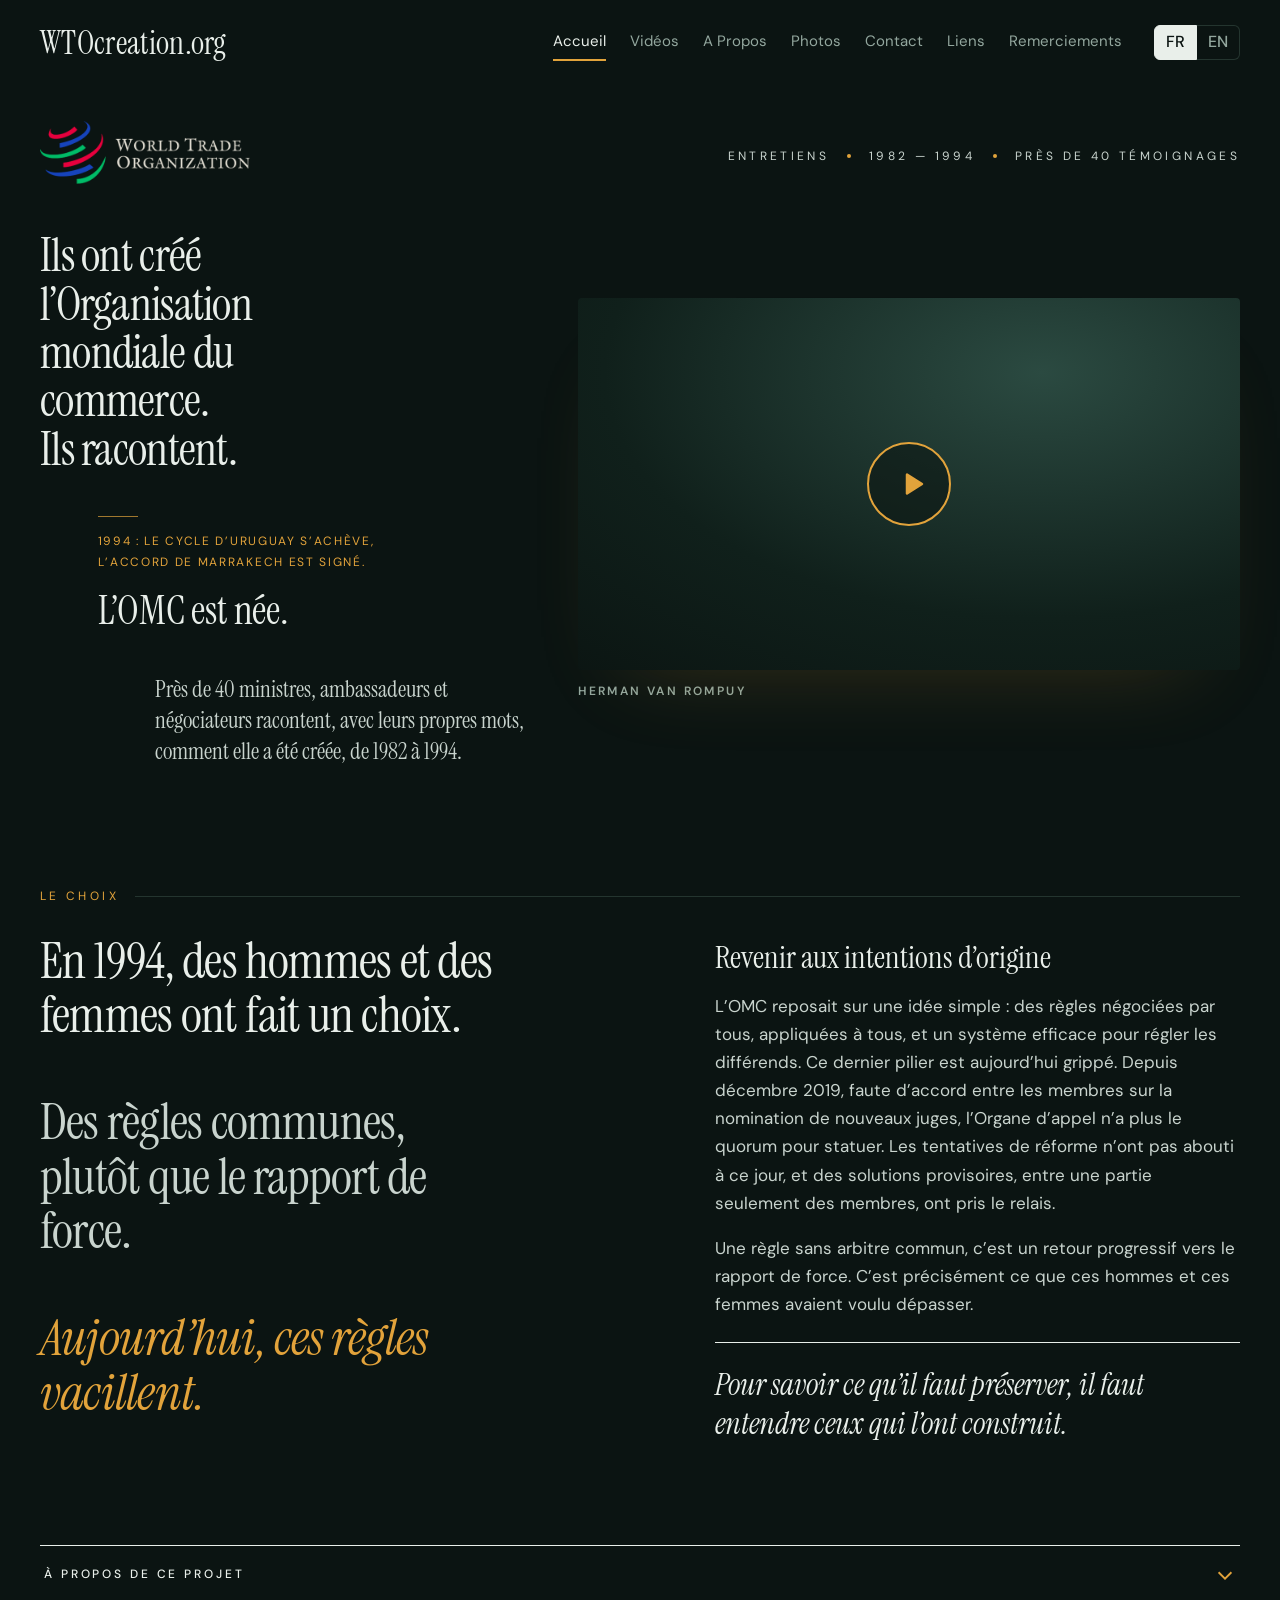
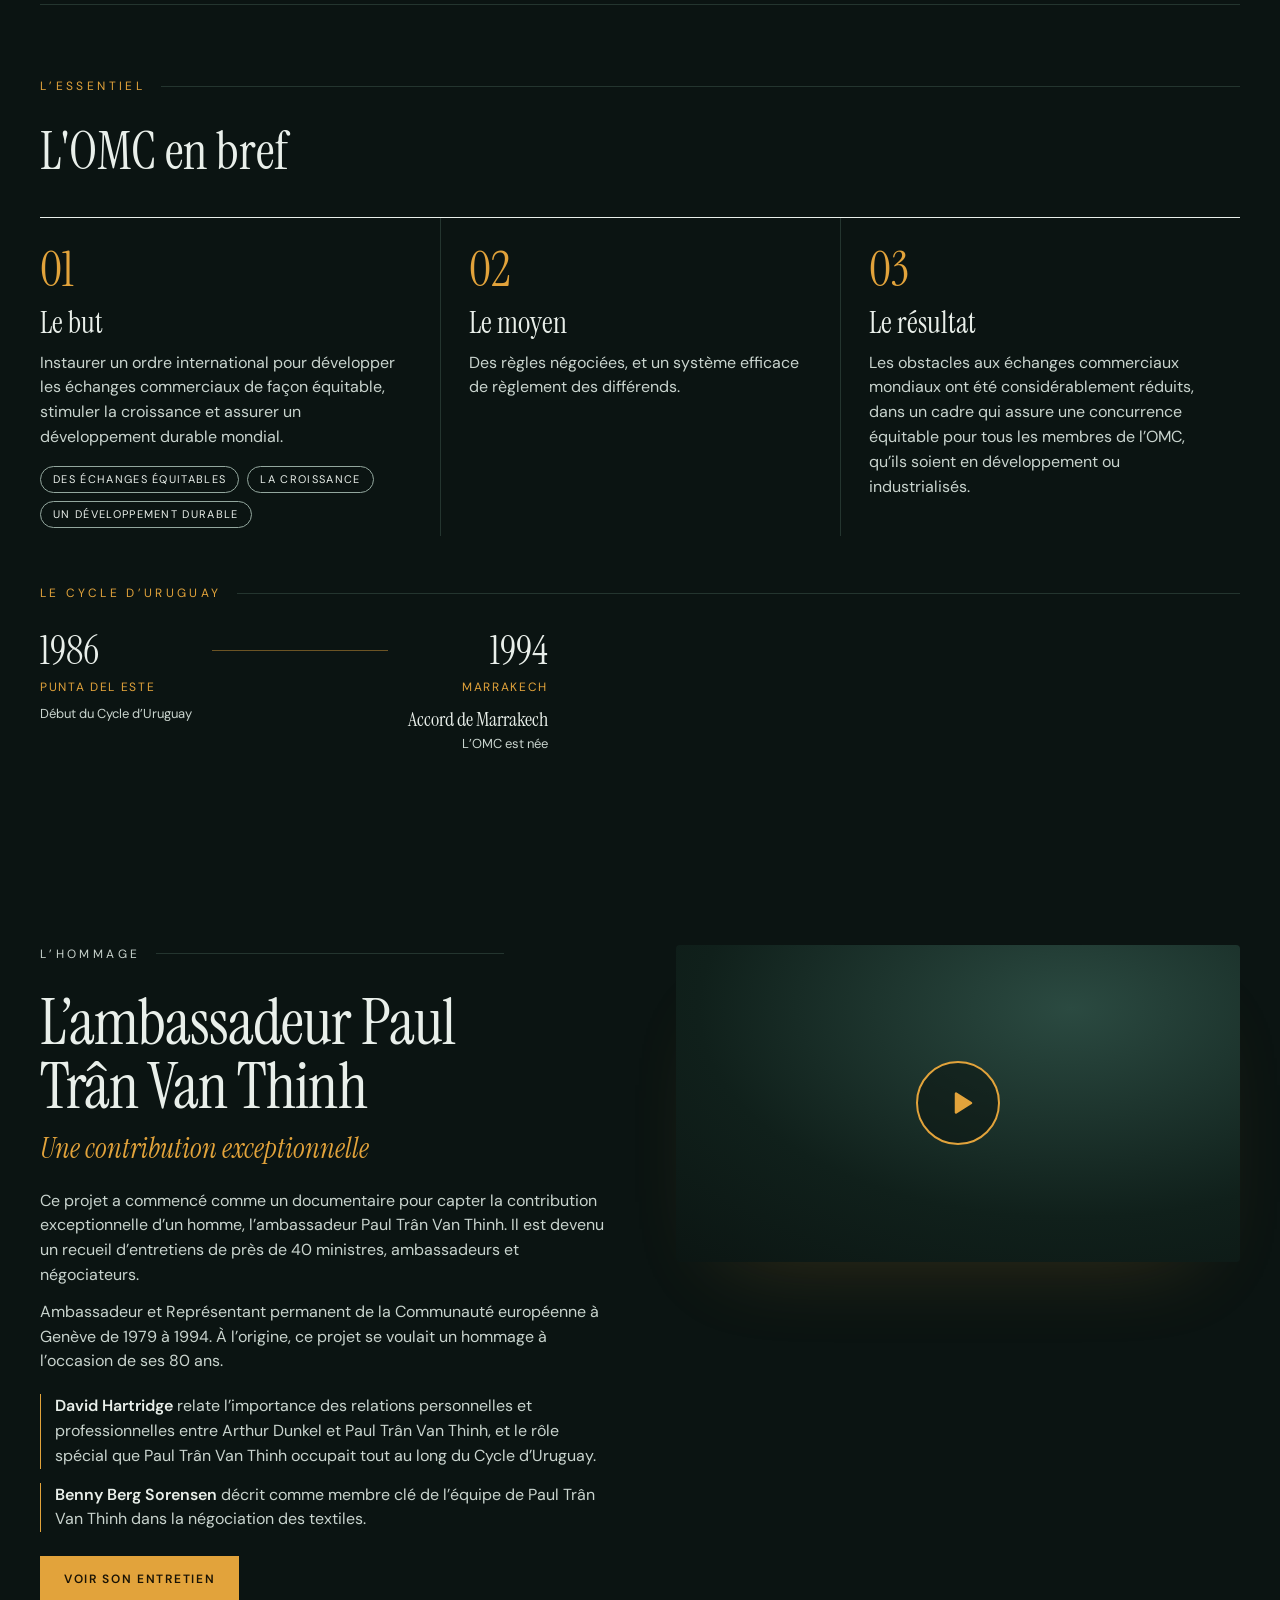
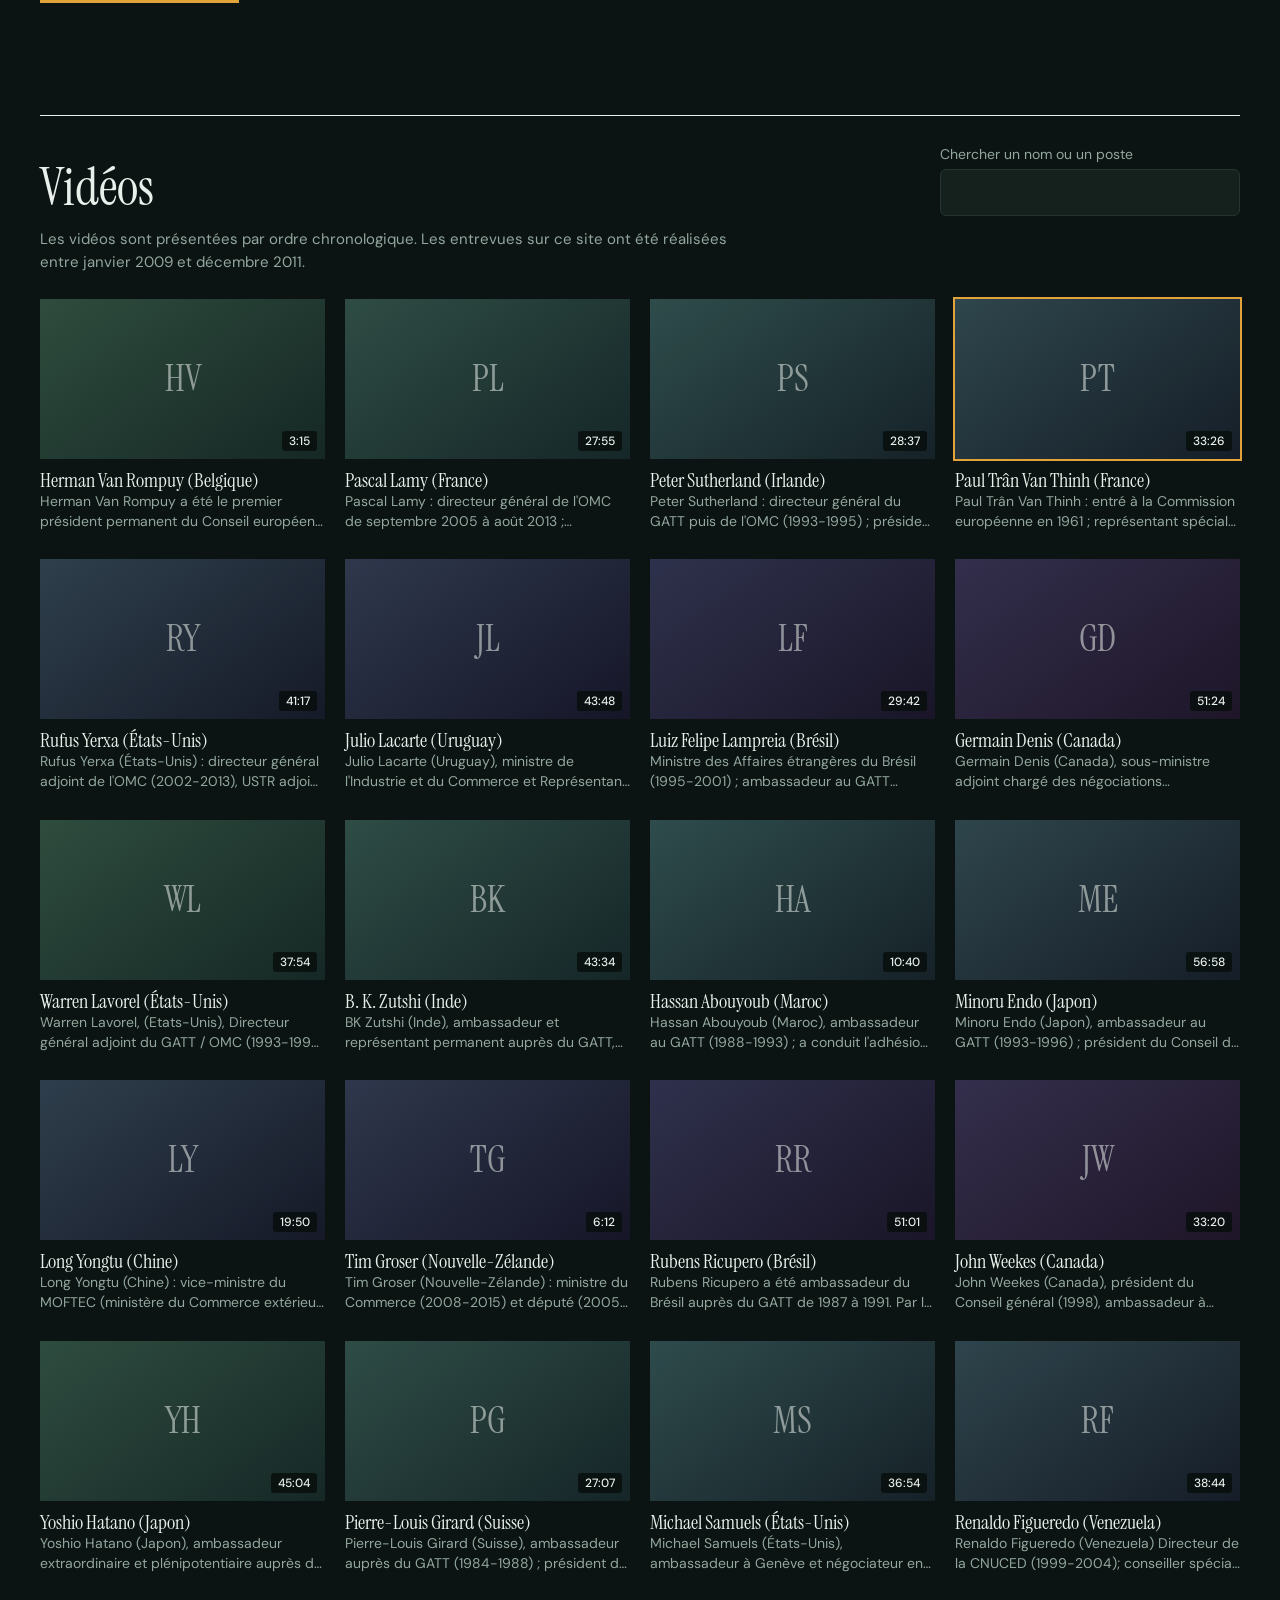
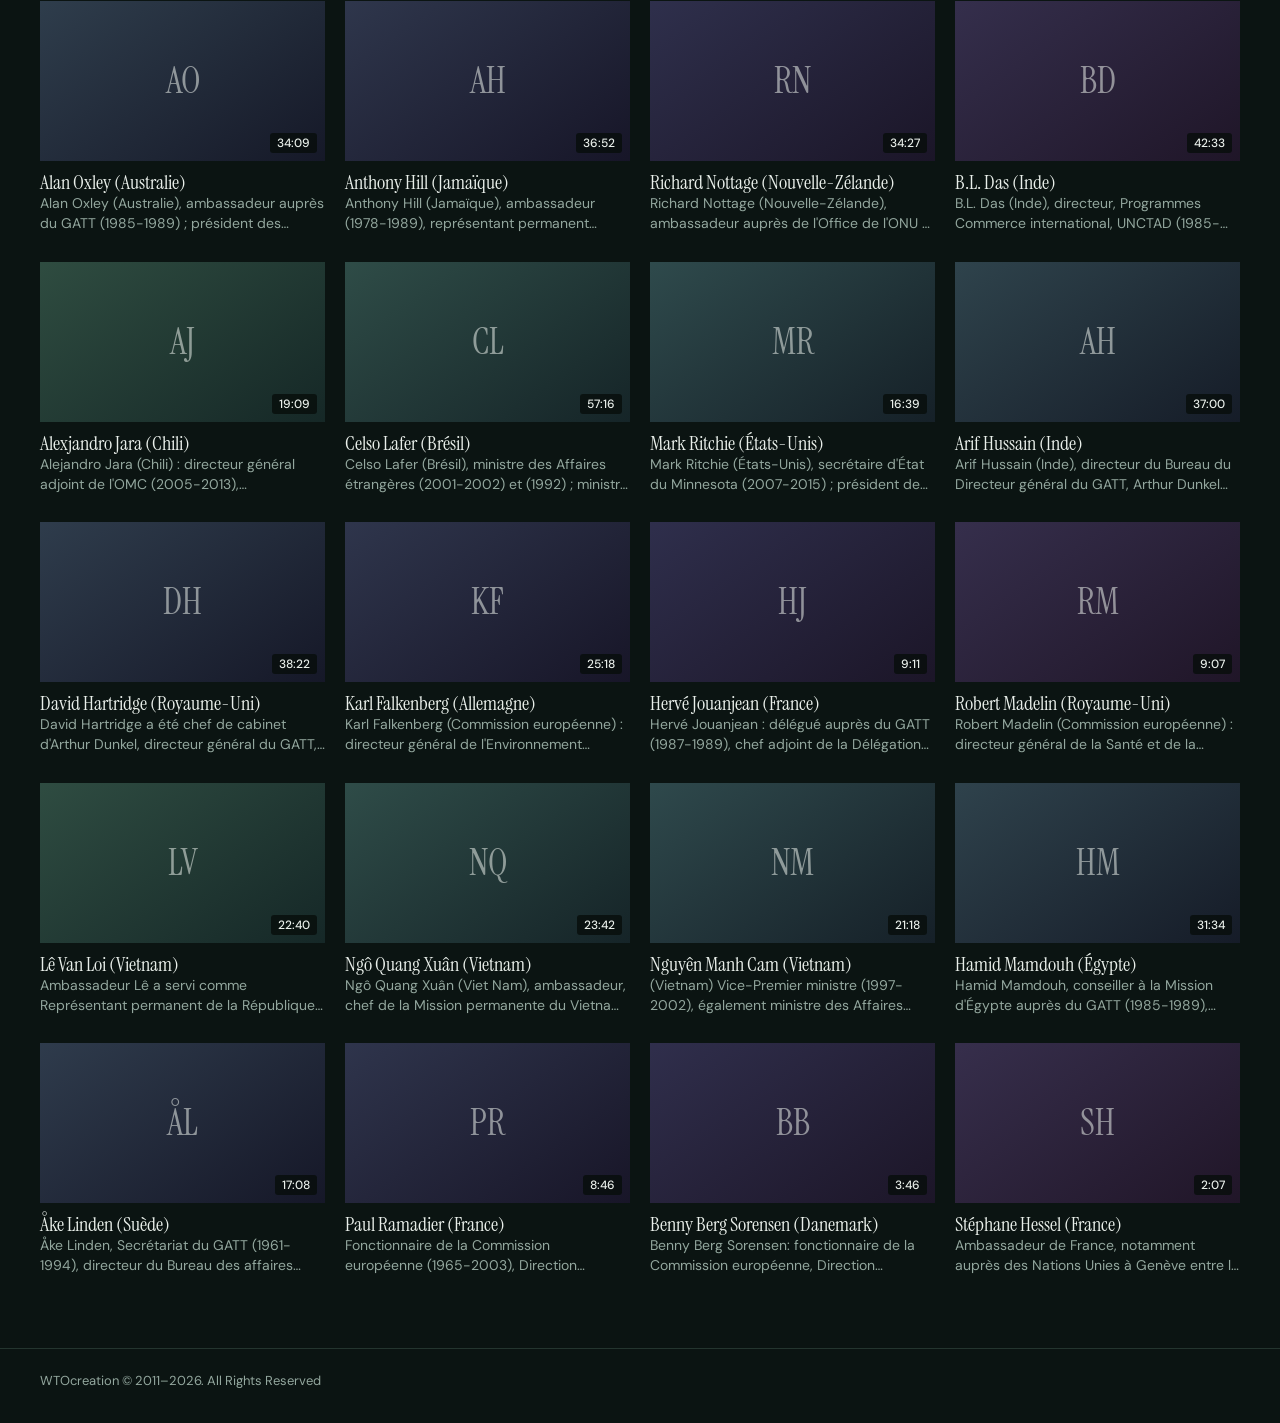
<file: index.html>
<!DOCTYPE html>
<html lang="fr" data-route="accueil" data-lang="fr" data-base="">
<head>
<meta charset="utf-8">
<meta name="viewport" content="width=device-width, initial-scale=1">
<title>WTOCreation</title>
<meta name="description" content="Près de 40 ministres, ambassadeurs et négociateurs racontent la création de l'Organisation mondiale du commerce (OMC), née de l'accord de Marrakech en 1994.">
<meta property="og:type" content="website">
<meta property="og:title" content="WTOCreation">
<meta property="og:description" content="Près de 40 ministres, ambassadeurs et négociateurs racontent la création de l'Organisation mondiale du commerce (OMC), née de l'accord de Marrakech en 1994.">
<meta name="theme-color" content="#0B1412">
<link rel="icon" href="/favicon.ico?v=3" sizes="any">
<link rel="icon" type="image/png" sizes="32x32" href="/favicon-32.png?v=3">
<link rel="apple-touch-icon" href="/apple-touch-icon.png?v=3">
<link rel="preconnect" href="https://fonts.googleapis.com">
<link rel="preconnect" href="https://fonts.gstatic.com" crossorigin>
<link rel="stylesheet" href="https://fonts.googleapis.com/css2?family=DM+Sans:opsz,wght@9..40,400;9..40,500;9..40,600;9..40,700&family=Instrument+Serif:ital@0;1&display=swap">
<link rel="stylesheet" href="assets/site.css?v=20261112p">
</head>
<body>
<div class="site" id="site">
  <header>
    <div class="head-in">
      <a class="mark" id="mark" href="">WTOcreation.org</a>
      <button type="button" class="menu-btn" id="menuBtn" aria-expanded="false" aria-controls="nav">Menu</button>
      <nav class="nav" id="nav" aria-label="Navigation"></nav>
      <div class="lang" role="group" aria-label="Langue / Language">
        <a id="langFr" lang="fr">FR</a><a id="langEn" lang="en">EN</a>
      </div>
    </div>
  </header>
  <main class="page" id="view" tabindex="-1"><noscript><p>Ce site a besoin de JavaScript pour afficher son contenu.</p></noscript></main>
  <footer class="foot">WTOcreation © 2011–2026. All Rights Reserved</footer>
</div>
<script src="assets/data.js?v=20261112p"></script>
<script src="assets/site.js?v=20261112p"></script>
</body>
</html>
</file>
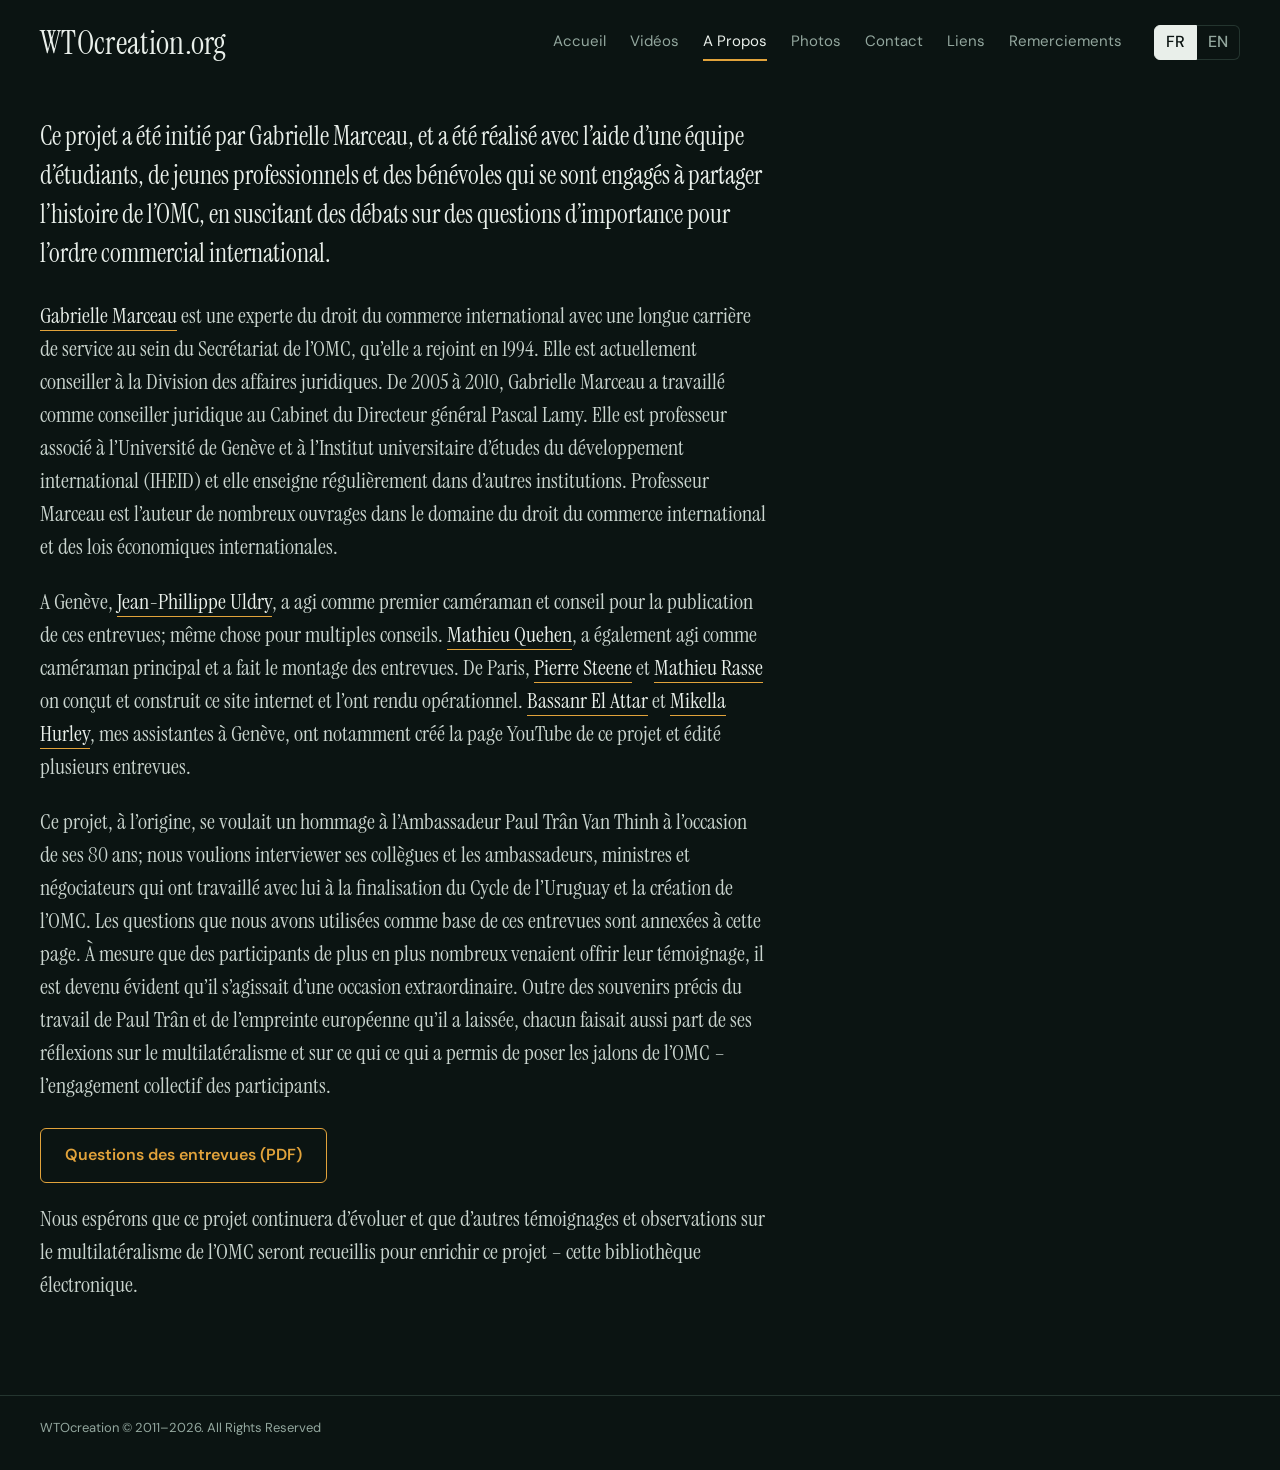
<file: a-propos/index.html>
<!DOCTYPE html>
<html lang="fr" data-route="a-propos" data-lang="fr" data-base="../">
<head>
<meta charset="utf-8">
<meta name="viewport" content="width=device-width, initial-scale=1">
<title>WTOCreation | A Propos</title>
<meta name="description" content="Près de 40 entretiens avec les ministres, ambassadeurs et négociateurs qui ont créé l'OMC, de 1982 à 1994.">
<meta property="og:type" content="website">
<meta property="og:title" content="WTOCreation | A Propos">
<meta property="og:description" content="Près de 40 entretiens avec les ministres, ambassadeurs et négociateurs qui ont créé l'OMC, de 1982 à 1994.">
<meta name="theme-color" content="#0B1412">
<link rel="icon" href="/favicon.ico?v=3" sizes="any">
<link rel="icon" type="image/png" sizes="32x32" href="/favicon-32.png?v=3">
<link rel="apple-touch-icon" href="/apple-touch-icon.png?v=3">
<link rel="preconnect" href="https://fonts.googleapis.com">
<link rel="preconnect" href="https://fonts.gstatic.com" crossorigin>
<link rel="stylesheet" href="https://fonts.googleapis.com/css2?family=DM+Sans:opsz,wght@9..40,400;9..40,500;9..40,600;9..40,700&family=Instrument+Serif:ital@0;1&display=swap">
<link rel="stylesheet" href="../assets/site.css?v=20261112p">
</head>
<body>
<div class="site" id="site">
  <header>
    <div class="head-in">
      <a class="mark" id="mark" href="../">WTOcreation.org</a>
      <button type="button" class="menu-btn" id="menuBtn" aria-expanded="false" aria-controls="nav">Menu</button>
      <nav class="nav" id="nav" aria-label="Navigation"></nav>
      <div class="lang" role="group" aria-label="Langue / Language">
        <a id="langFr" lang="fr">FR</a><a id="langEn" lang="en">EN</a>
      </div>
    </div>
  </header>
  <main class="page" id="view" tabindex="-1"><noscript><p>Ce site a besoin de JavaScript pour afficher son contenu.</p></noscript></main>
  <footer class="foot">WTOcreation © 2011–2026. All Rights Reserved</footer>
</div>
<script src="../assets/data.js?v=20261112p"></script>
<script src="../assets/site.js?v=20261112p"></script>
</body>
</html>
</file>
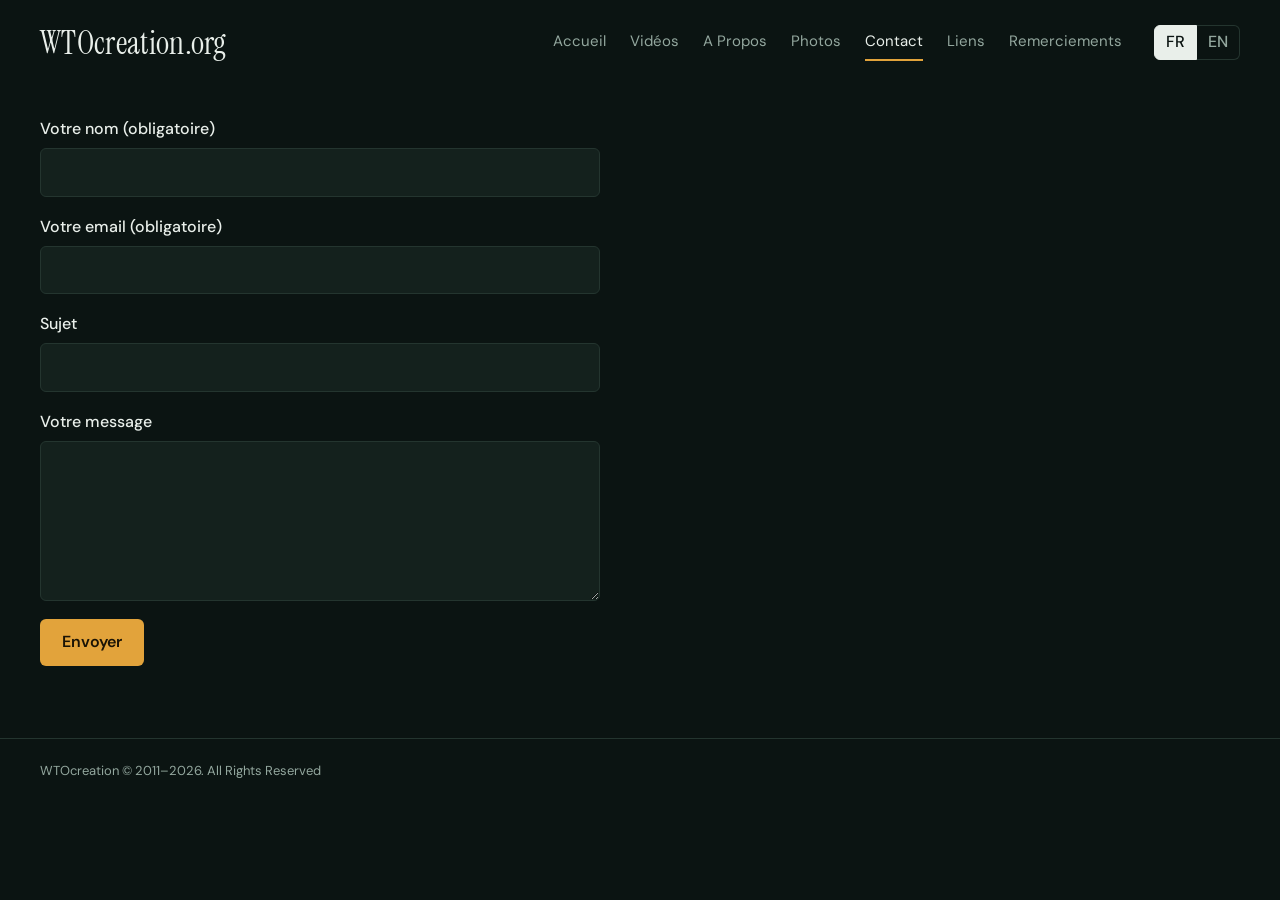
<file: contact/index.html>
<!DOCTYPE html>
<html lang="fr" data-route="contact" data-lang="fr" data-base="../">
<head>
<meta charset="utf-8">
<meta name="viewport" content="width=device-width, initial-scale=1">
<title>WTOCreation | Contact</title>
<meta name="description" content="Près de 40 entretiens avec les ministres, ambassadeurs et négociateurs qui ont créé l'OMC, de 1982 à 1994.">
<meta property="og:type" content="website">
<meta property="og:title" content="WTOCreation | Contact">
<meta property="og:description" content="Près de 40 entretiens avec les ministres, ambassadeurs et négociateurs qui ont créé l'OMC, de 1982 à 1994.">
<meta name="theme-color" content="#0B1412">
<link rel="icon" href="/favicon.ico?v=3" sizes="any">
<link rel="icon" type="image/png" sizes="32x32" href="/favicon-32.png?v=3">
<link rel="apple-touch-icon" href="/apple-touch-icon.png?v=3">
<link rel="preconnect" href="https://fonts.googleapis.com">
<link rel="preconnect" href="https://fonts.gstatic.com" crossorigin>
<link rel="stylesheet" href="https://fonts.googleapis.com/css2?family=DM+Sans:opsz,wght@9..40,400;9..40,500;9..40,600;9..40,700&family=Instrument+Serif:ital@0;1&display=swap">
<link rel="stylesheet" href="../assets/site.css?v=20261112p">
</head>
<body>
<div class="site" id="site">
  <header>
    <div class="head-in">
      <a class="mark" id="mark" href="../">WTOcreation.org</a>
      <button type="button" class="menu-btn" id="menuBtn" aria-expanded="false" aria-controls="nav">Menu</button>
      <nav class="nav" id="nav" aria-label="Navigation"></nav>
      <div class="lang" role="group" aria-label="Langue / Language">
        <a id="langFr" lang="fr">FR</a><a id="langEn" lang="en">EN</a>
      </div>
    </div>
  </header>
  <main class="page" id="view" tabindex="-1"><noscript><p>Ce site a besoin de JavaScript pour afficher son contenu.</p></noscript></main>
  <footer class="foot">WTOcreation © 2011–2026. All Rights Reserved</footer>
</div>
<script src="../assets/data.js?v=20261112p"></script>
<script src="../assets/site.js?v=20261112p"></script>
</body>
</html>
</file>
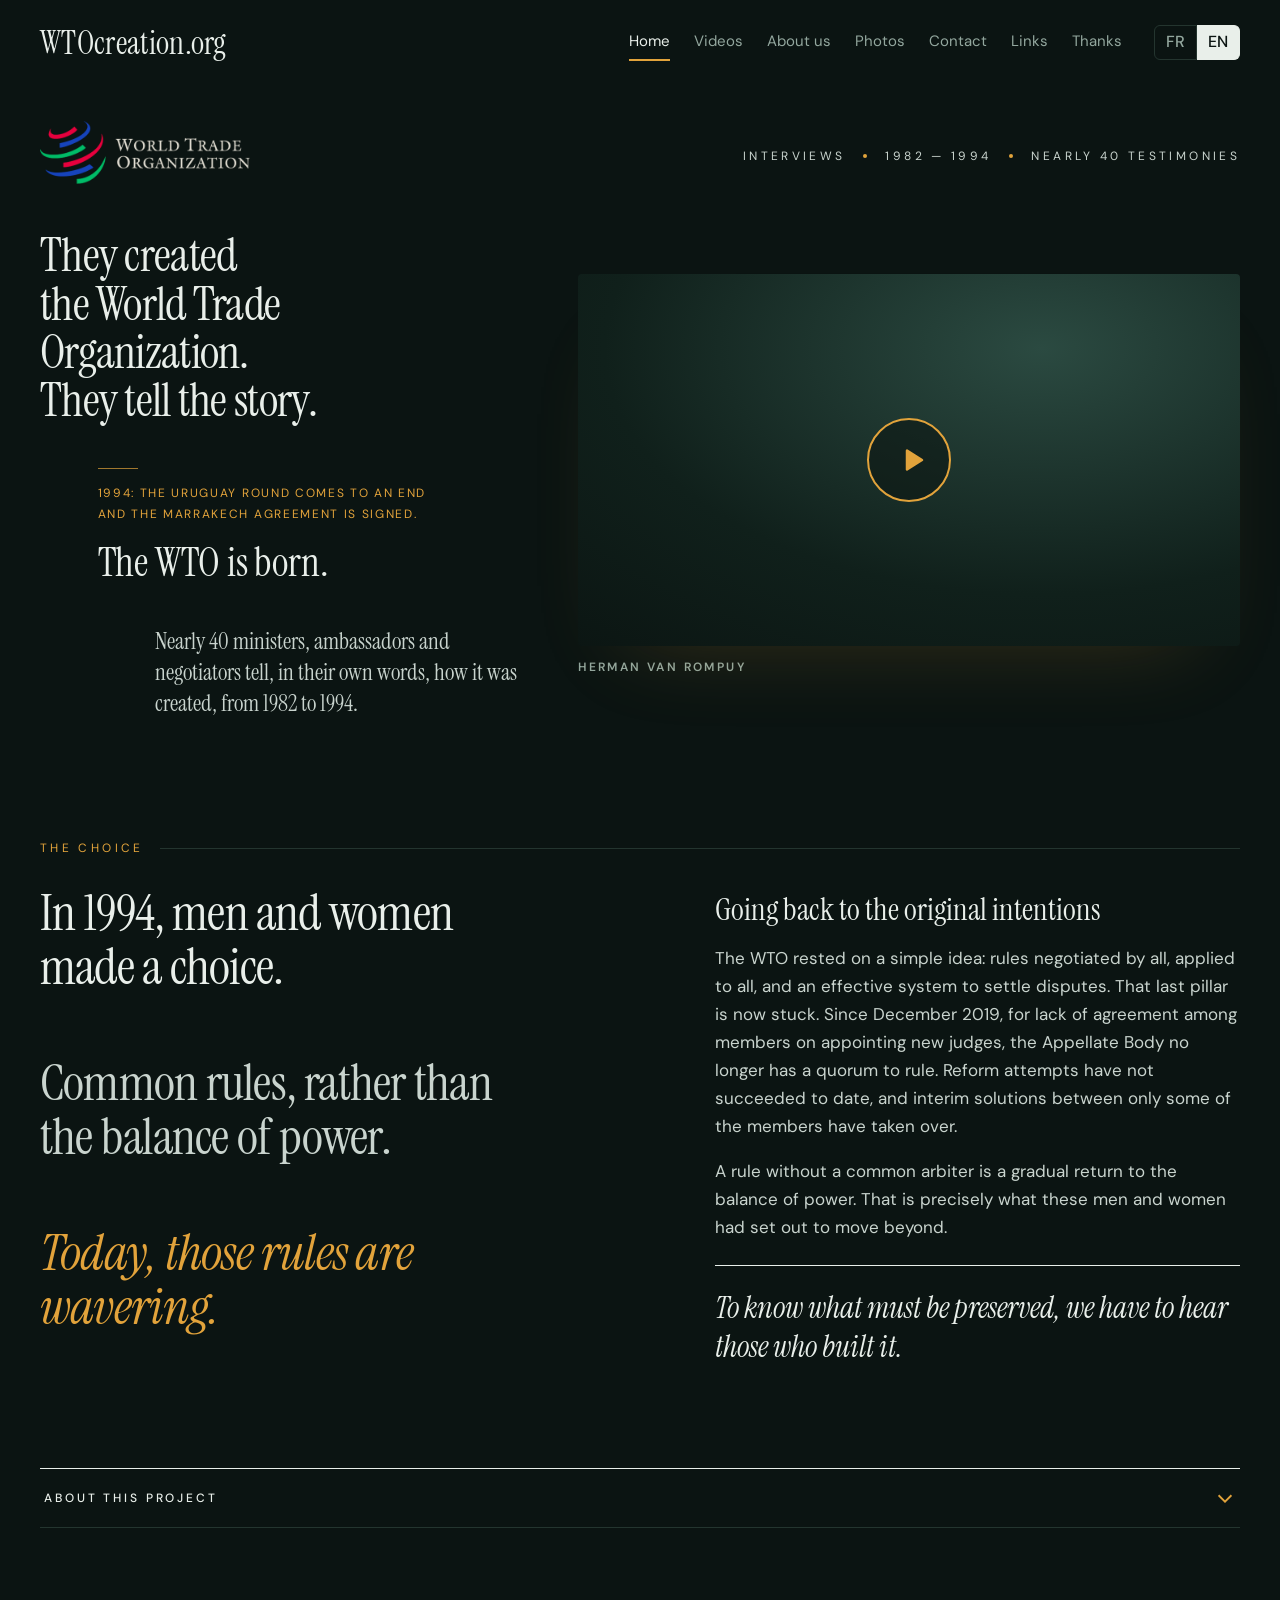
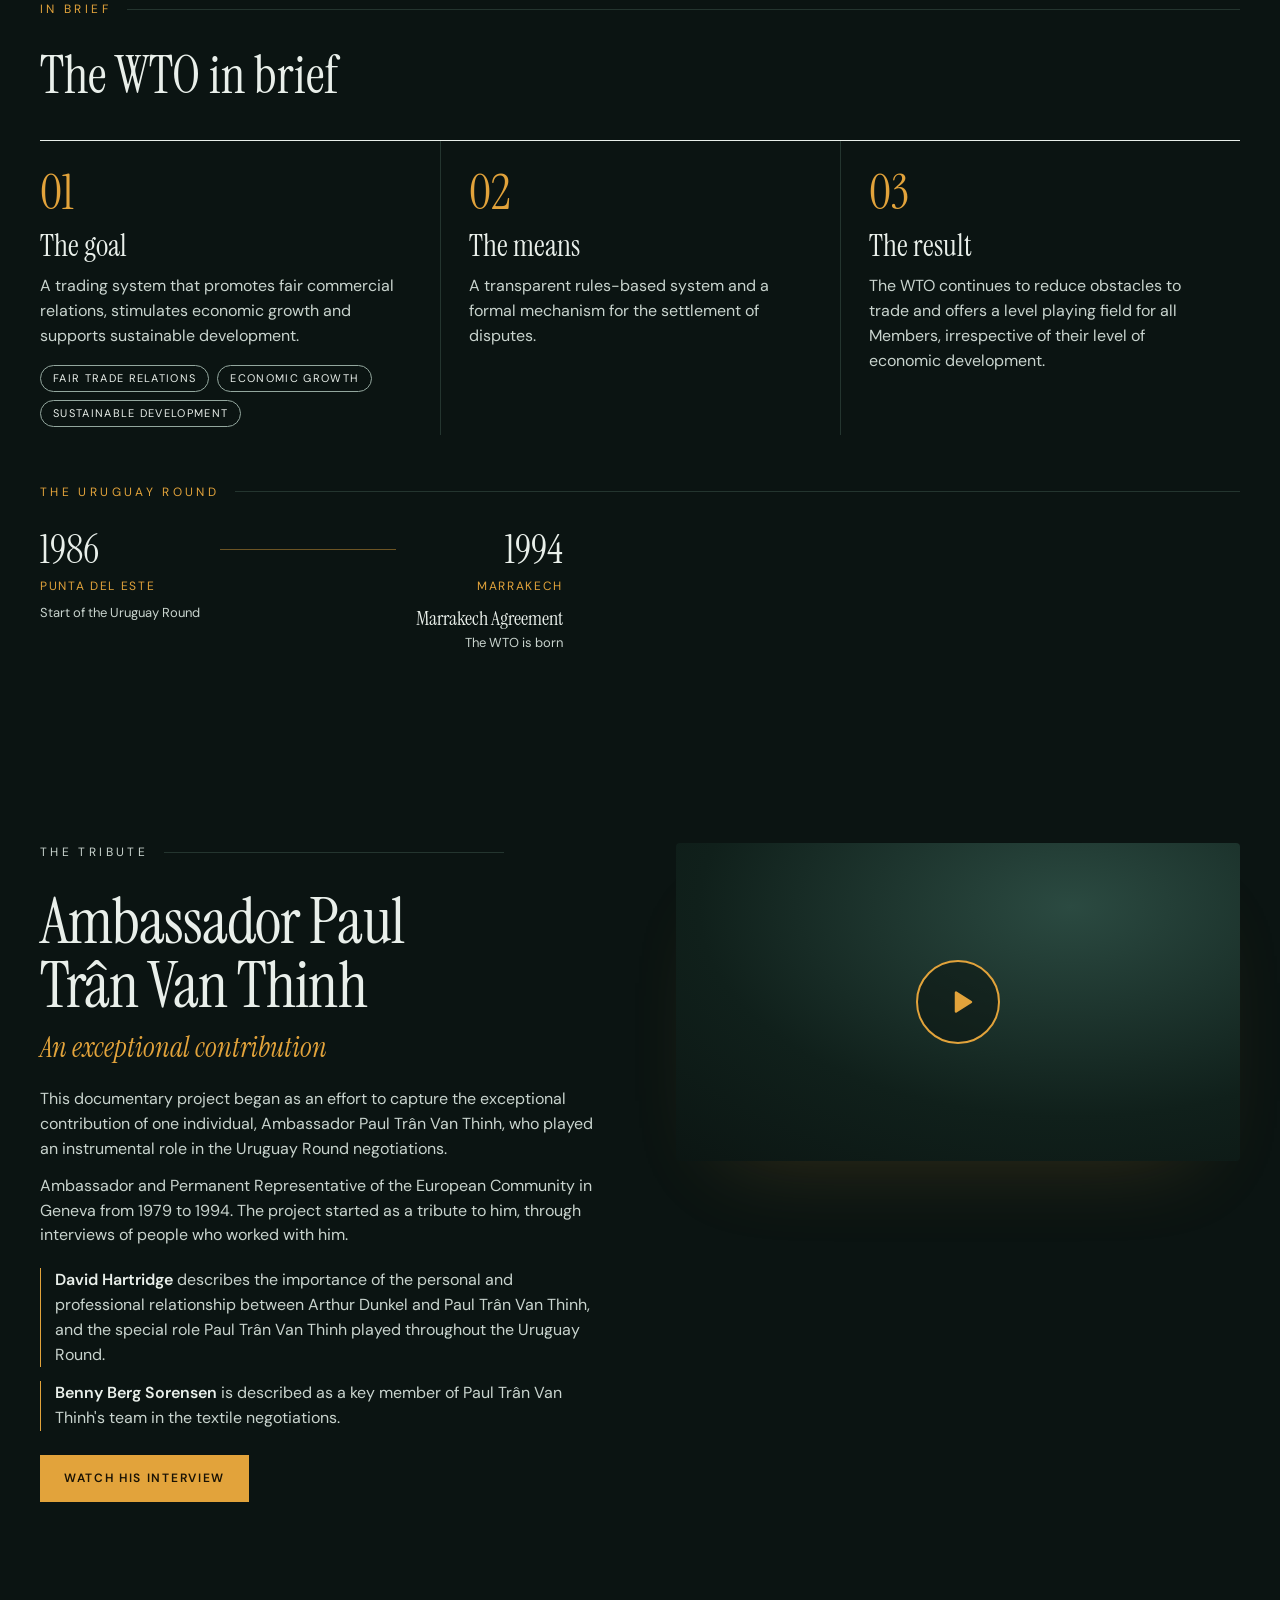
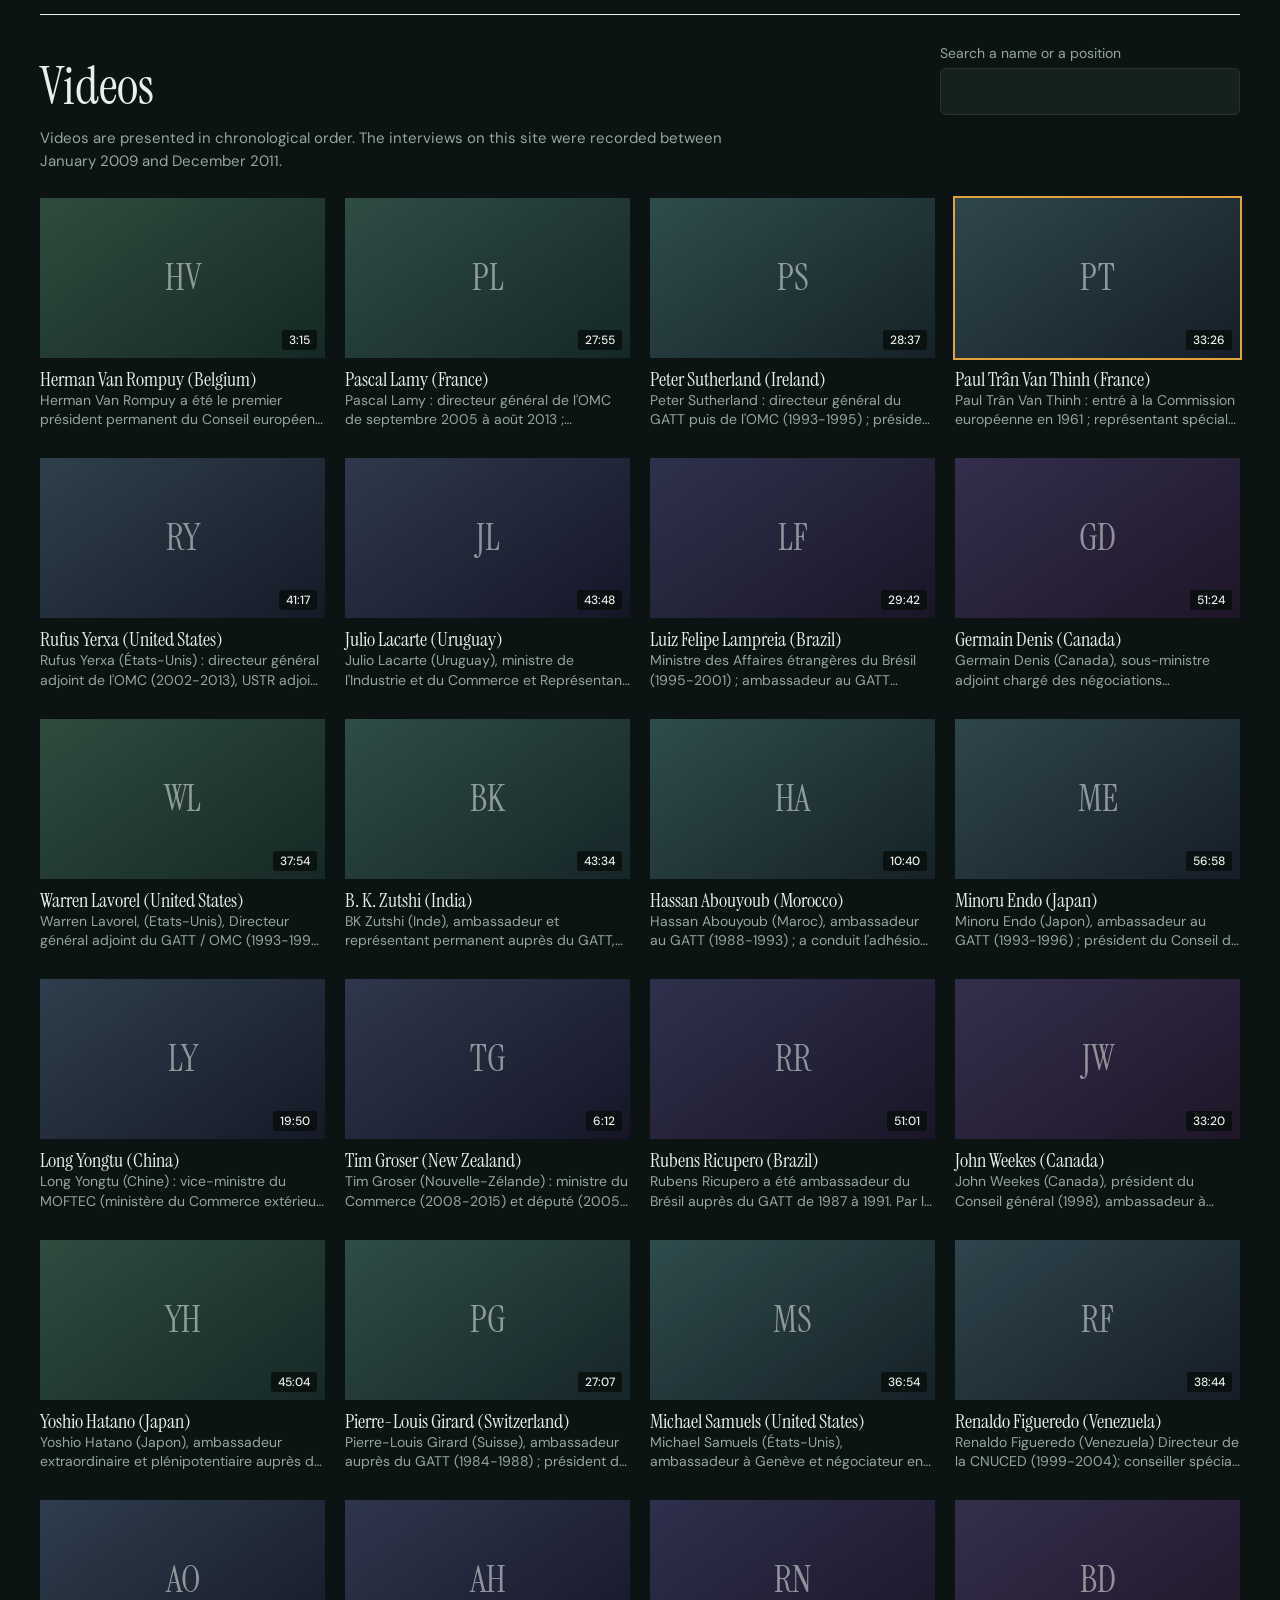
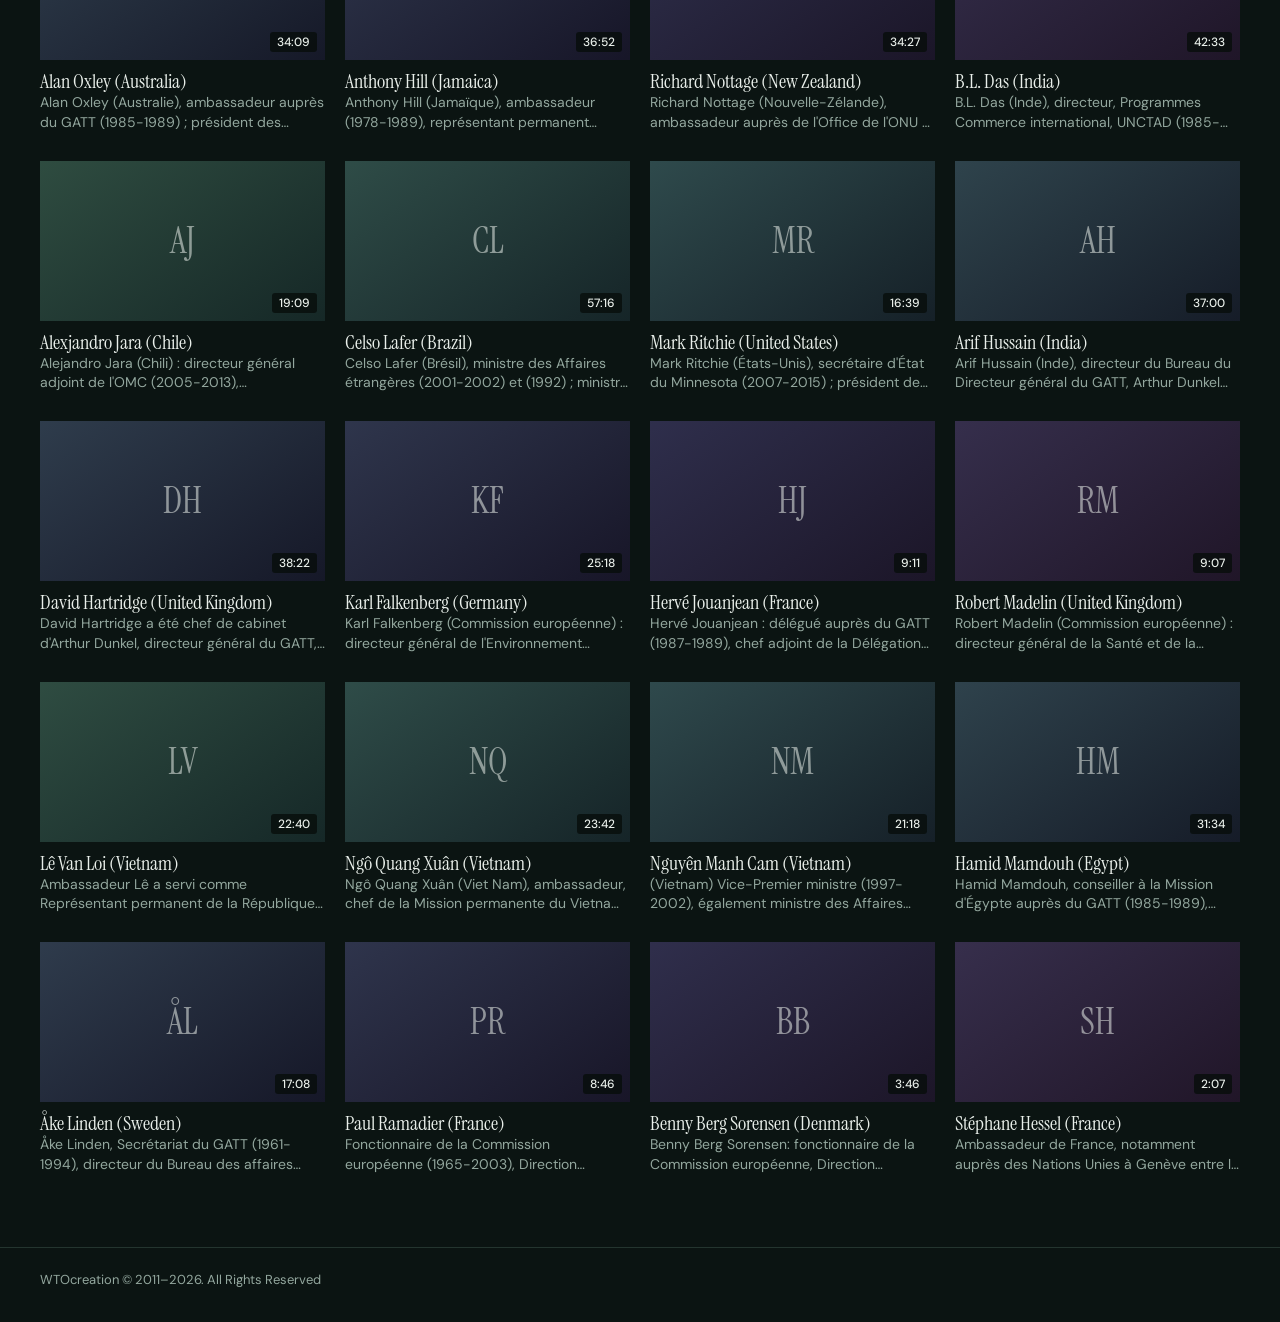
<file: en/index.html>
<!DOCTYPE html>
<html lang="en" data-route="accueil" data-lang="en" data-base="../">
<head>
<meta charset="utf-8">
<meta name="viewport" content="width=device-width, initial-scale=1">
<title>WTOCreation</title>
<meta name="description" content="Nearly 40 ministers, ambassadors and negotiators tell how the World Trade Organization (WTO) was created, from the Marrakech Agreement of 1994.">
<meta property="og:type" content="website">
<meta property="og:title" content="WTOCreation">
<meta property="og:description" content="Nearly 40 ministers, ambassadors and negotiators tell how the World Trade Organization (WTO) was created, from the Marrakech Agreement of 1994.">
<meta name="theme-color" content="#0B1412">
<link rel="icon" href="/favicon.ico?v=3" sizes="any">
<link rel="icon" type="image/png" sizes="32x32" href="/favicon-32.png?v=3">
<link rel="apple-touch-icon" href="/apple-touch-icon.png?v=3">
<link rel="preconnect" href="https://fonts.googleapis.com">
<link rel="preconnect" href="https://fonts.gstatic.com" crossorigin>
<link rel="stylesheet" href="https://fonts.googleapis.com/css2?family=DM+Sans:opsz,wght@9..40,400;9..40,500;9..40,600;9..40,700&family=Instrument+Serif:ital@0;1&display=swap">
<link rel="stylesheet" href="../assets/site.css?v=20261112p">
</head>
<body>
<div class="site" id="site">
  <header>
    <div class="head-in">
      <a class="mark" id="mark" href="../">WTOcreation.org</a>
      <button type="button" class="menu-btn" id="menuBtn" aria-expanded="false" aria-controls="nav">Menu</button>
      <nav class="nav" id="nav" aria-label="Navigation"></nav>
      <div class="lang" role="group" aria-label="Langue / Language">
        <a id="langFr" lang="fr">FR</a><a id="langEn" lang="en">EN</a>
      </div>
    </div>
  </header>
  <main class="page" id="view" tabindex="-1"><noscript><p>This site needs JavaScript to display its content.</p></noscript></main>
  <footer class="foot">WTOcreation © 2011–2026. All Rights Reserved</footer>
</div>
<script src="../assets/data.js?v=20261112p"></script>
<script src="../assets/site.js?v=20261112p"></script>
</body>
</html>
</file>
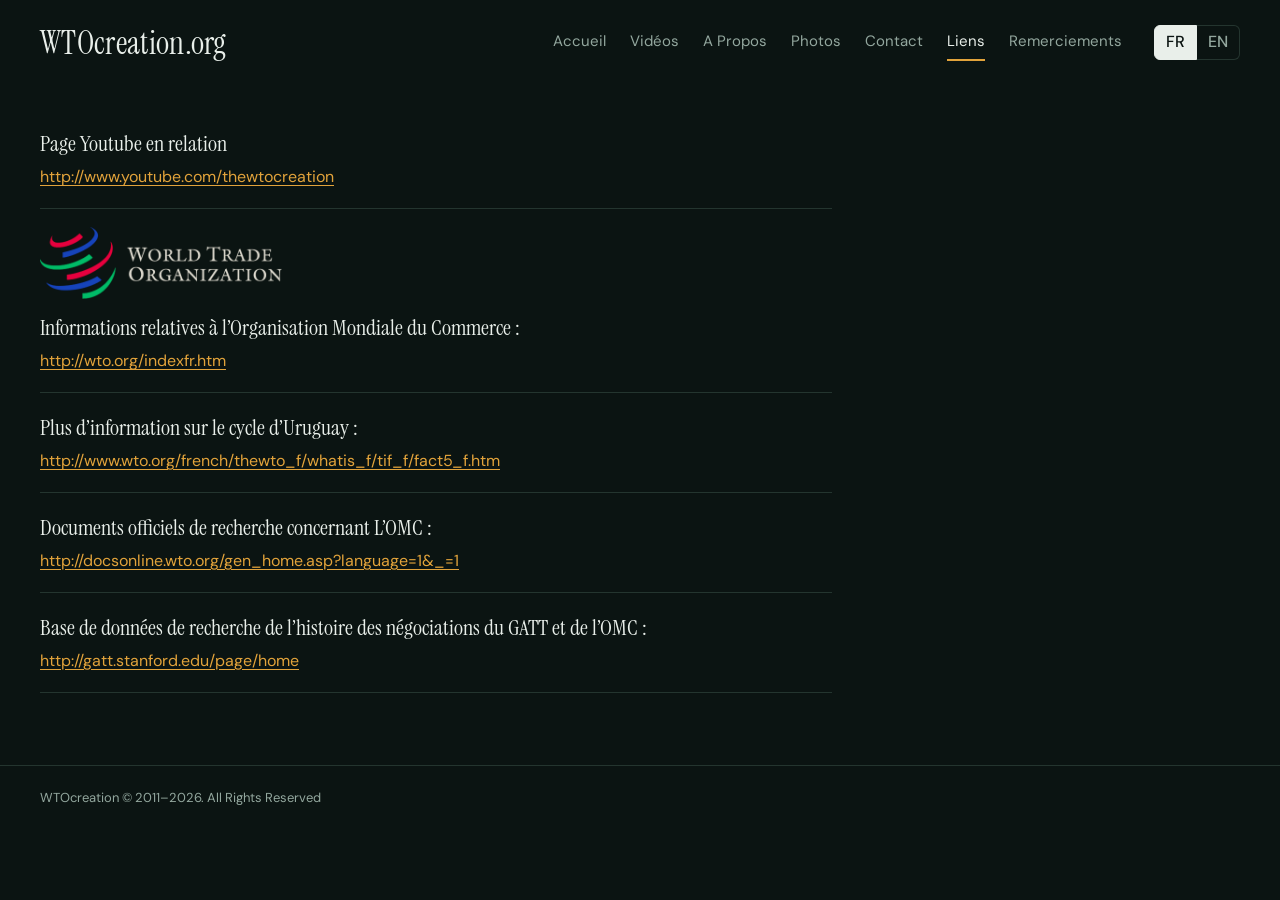
<file: liens/index.html>
<!DOCTYPE html>
<html lang="fr" data-route="liens" data-lang="fr" data-base="../">
<head>
<meta charset="utf-8">
<meta name="viewport" content="width=device-width, initial-scale=1">
<title>WTOCreation | Liens</title>
<meta name="description" content="Près de 40 entretiens avec les ministres, ambassadeurs et négociateurs qui ont créé l'OMC, de 1982 à 1994.">
<meta property="og:type" content="website">
<meta property="og:title" content="WTOCreation | Liens">
<meta property="og:description" content="Près de 40 entretiens avec les ministres, ambassadeurs et négociateurs qui ont créé l'OMC, de 1982 à 1994.">
<meta name="theme-color" content="#0B1412">
<link rel="icon" href="/favicon.ico?v=3" sizes="any">
<link rel="icon" type="image/png" sizes="32x32" href="/favicon-32.png?v=3">
<link rel="apple-touch-icon" href="/apple-touch-icon.png?v=3">
<link rel="preconnect" href="https://fonts.googleapis.com">
<link rel="preconnect" href="https://fonts.gstatic.com" crossorigin>
<link rel="stylesheet" href="https://fonts.googleapis.com/css2?family=DM+Sans:opsz,wght@9..40,400;9..40,500;9..40,600;9..40,700&family=Instrument+Serif:ital@0;1&display=swap">
<link rel="stylesheet" href="../assets/site.css?v=20261112p">
</head>
<body>
<div class="site" id="site">
  <header>
    <div class="head-in">
      <a class="mark" id="mark" href="../">WTOcreation.org</a>
      <button type="button" class="menu-btn" id="menuBtn" aria-expanded="false" aria-controls="nav">Menu</button>
      <nav class="nav" id="nav" aria-label="Navigation"></nav>
      <div class="lang" role="group" aria-label="Langue / Language">
        <a id="langFr" lang="fr">FR</a><a id="langEn" lang="en">EN</a>
      </div>
    </div>
  </header>
  <main class="page" id="view" tabindex="-1"><noscript><p>Ce site a besoin de JavaScript pour afficher son contenu.</p></noscript></main>
  <footer class="foot">WTOcreation © 2011–2026. All Rights Reserved</footer>
</div>
<script src="../assets/data.js?v=20261112p"></script>
<script src="../assets/site.js?v=20261112p"></script>
</body>
</html>
</file>
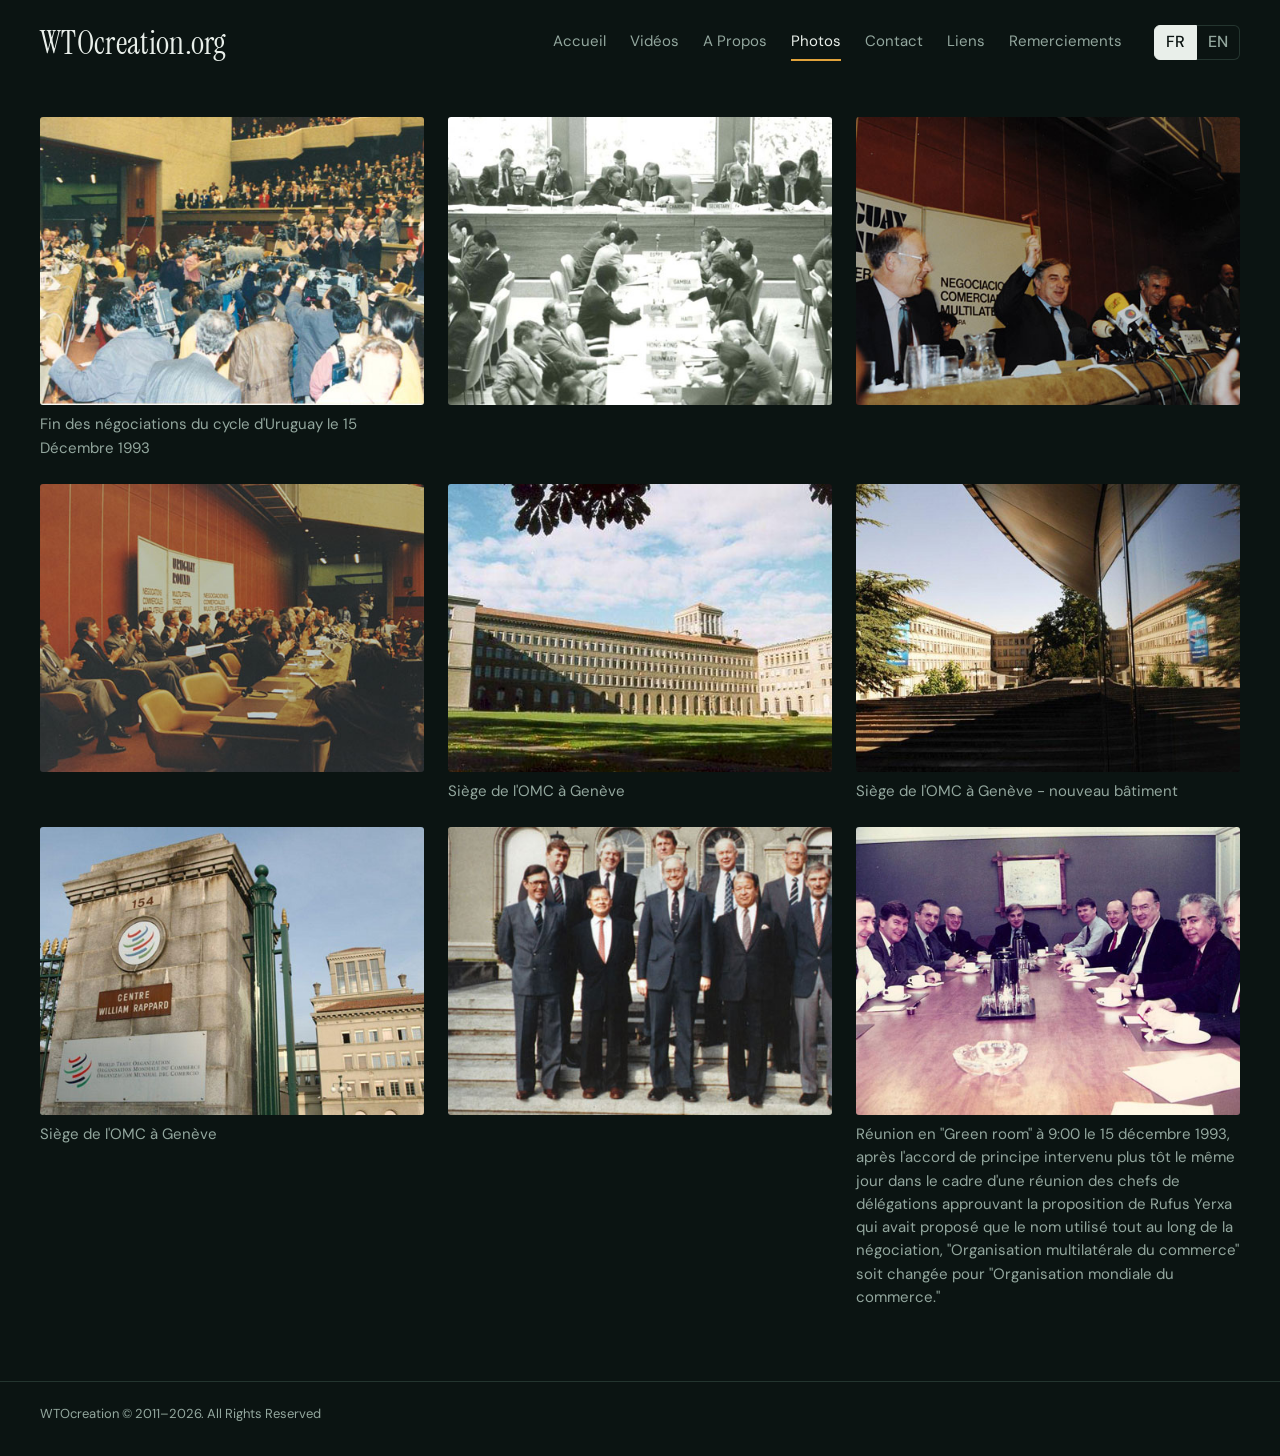
<file: portfolio/index.html>
<!DOCTYPE html>
<html lang="fr" data-route="portfolio" data-lang="fr" data-base="../">
<head>
<meta charset="utf-8">
<meta name="viewport" content="width=device-width, initial-scale=1">
<title>WTOCreation | Photos</title>
<meta name="description" content="Près de 40 entretiens avec les ministres, ambassadeurs et négociateurs qui ont créé l'OMC, de 1982 à 1994.">
<meta property="og:type" content="website">
<meta property="og:title" content="WTOCreation | Photos">
<meta property="og:description" content="Près de 40 entretiens avec les ministres, ambassadeurs et négociateurs qui ont créé l'OMC, de 1982 à 1994.">
<meta name="theme-color" content="#0B1412">
<link rel="icon" href="/favicon.ico?v=3" sizes="any">
<link rel="icon" type="image/png" sizes="32x32" href="/favicon-32.png?v=3">
<link rel="apple-touch-icon" href="/apple-touch-icon.png?v=3">
<link rel="preconnect" href="https://fonts.googleapis.com">
<link rel="preconnect" href="https://fonts.gstatic.com" crossorigin>
<link rel="stylesheet" href="https://fonts.googleapis.com/css2?family=DM+Sans:opsz,wght@9..40,400;9..40,500;9..40,600;9..40,700&family=Instrument+Serif:ital@0;1&display=swap">
<link rel="stylesheet" href="../assets/site.css?v=20261112p">
</head>
<body>
<div class="site" id="site">
  <header>
    <div class="head-in">
      <a class="mark" id="mark" href="../">WTOcreation.org</a>
      <button type="button" class="menu-btn" id="menuBtn" aria-expanded="false" aria-controls="nav">Menu</button>
      <nav class="nav" id="nav" aria-label="Navigation"></nav>
      <div class="lang" role="group" aria-label="Langue / Language">
        <a id="langFr" lang="fr">FR</a><a id="langEn" lang="en">EN</a>
      </div>
    </div>
  </header>
  <main class="page" id="view" tabindex="-1"><noscript><p>Ce site a besoin de JavaScript pour afficher son contenu.</p></noscript></main>
  <footer class="foot">WTOcreation © 2011–2026. All Rights Reserved</footer>
</div>
<script src="../assets/data.js?v=20261112p"></script>
<script src="../assets/site.js?v=20261112p"></script>
</body>
</html>
</file>
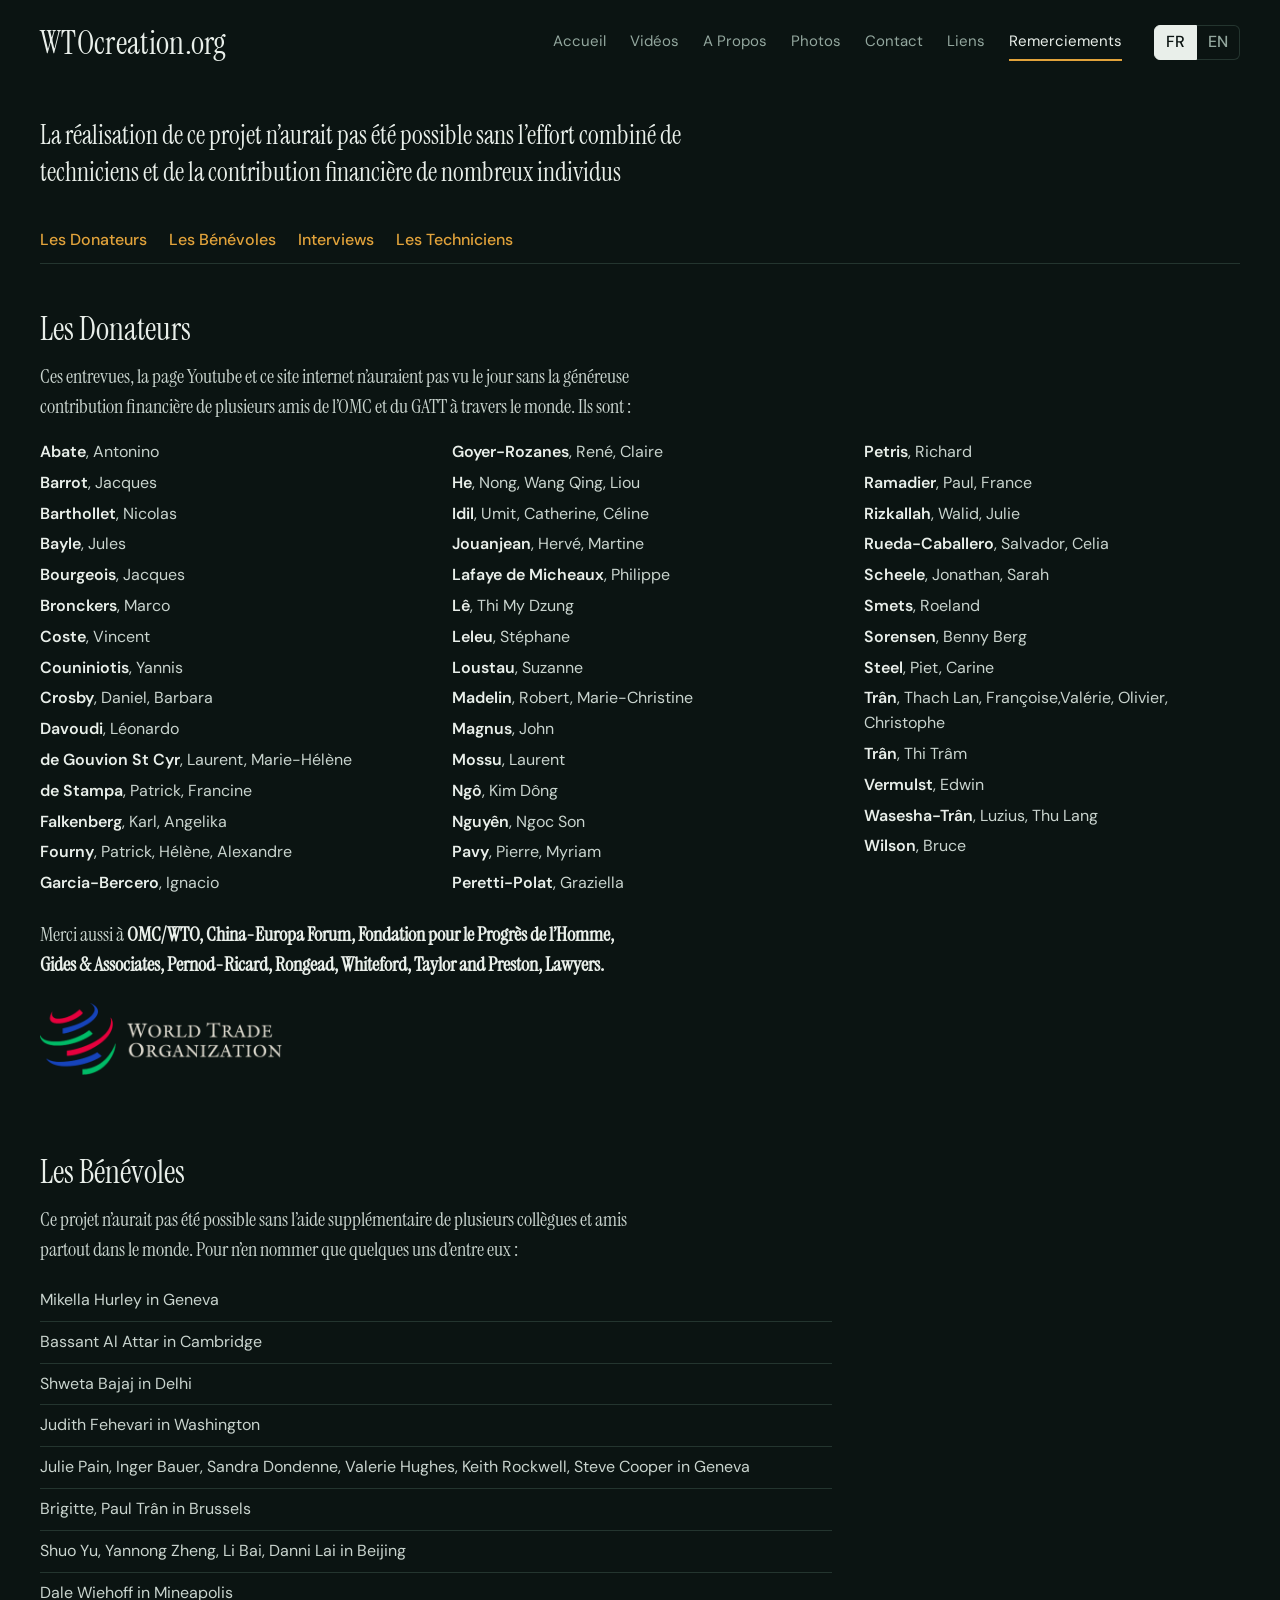
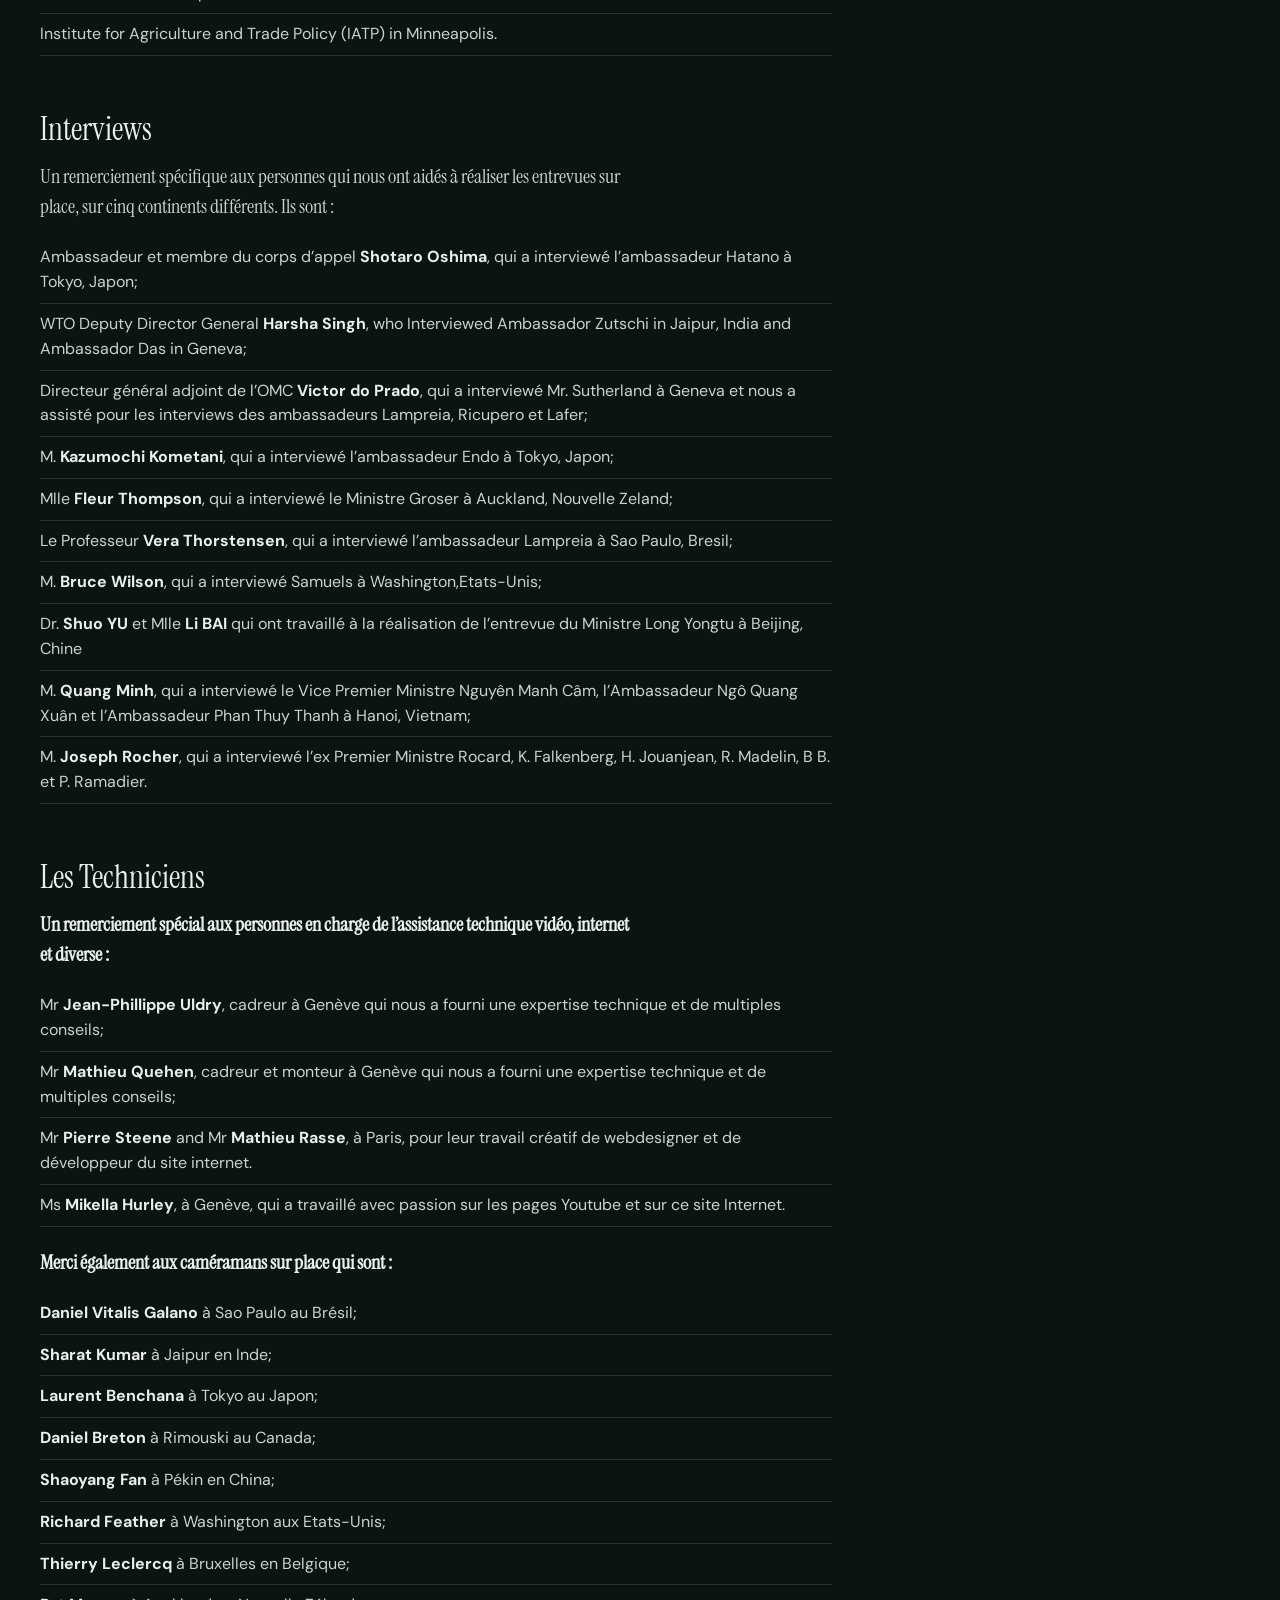
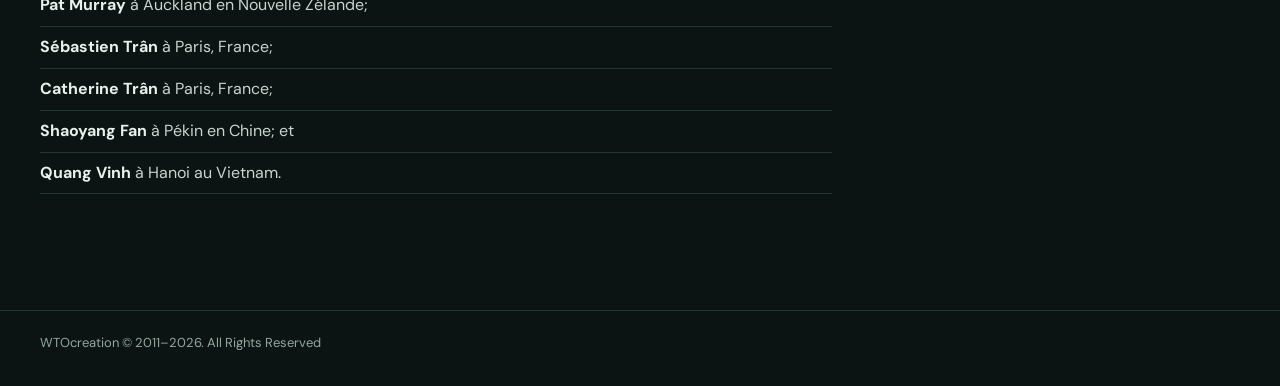
<file: remerciements/index.html>
<!DOCTYPE html>
<html lang="fr" data-route="remerciements" data-lang="fr" data-base="../">
<head>
<meta charset="utf-8">
<meta name="viewport" content="width=device-width, initial-scale=1">
<title>WTOCreation | Remerciements</title>
<meta name="description" content="Près de 40 entretiens avec les ministres, ambassadeurs et négociateurs qui ont créé l'OMC, de 1982 à 1994.">
<meta property="og:type" content="website">
<meta property="og:title" content="WTOCreation | Remerciements">
<meta property="og:description" content="Près de 40 entretiens avec les ministres, ambassadeurs et négociateurs qui ont créé l'OMC, de 1982 à 1994.">
<meta name="theme-color" content="#0B1412">
<link rel="icon" href="/favicon.ico?v=3" sizes="any">
<link rel="icon" type="image/png" sizes="32x32" href="/favicon-32.png?v=3">
<link rel="apple-touch-icon" href="/apple-touch-icon.png?v=3">
<link rel="preconnect" href="https://fonts.googleapis.com">
<link rel="preconnect" href="https://fonts.gstatic.com" crossorigin>
<link rel="stylesheet" href="https://fonts.googleapis.com/css2?family=DM+Sans:opsz,wght@9..40,400;9..40,500;9..40,600;9..40,700&family=Instrument+Serif:ital@0;1&display=swap">
<link rel="stylesheet" href="../assets/site.css?v=20261112p">
</head>
<body>
<div class="site" id="site">
  <header>
    <div class="head-in">
      <a class="mark" id="mark" href="../">WTOcreation.org</a>
      <button type="button" class="menu-btn" id="menuBtn" aria-expanded="false" aria-controls="nav">Menu</button>
      <nav class="nav" id="nav" aria-label="Navigation"></nav>
      <div class="lang" role="group" aria-label="Langue / Language">
        <a id="langFr" lang="fr">FR</a><a id="langEn" lang="en">EN</a>
      </div>
    </div>
  </header>
  <main class="page" id="view" tabindex="-1"><noscript><p>Ce site a besoin de JavaScript pour afficher son contenu.</p></noscript></main>
  <footer class="foot">WTOcreation © 2011–2026. All Rights Reserved</footer>
</div>
<script src="../assets/data.js?v=20261112p"></script>
<script src="../assets/site.js?v=20261112p"></script>
</body>
</html>
</file>
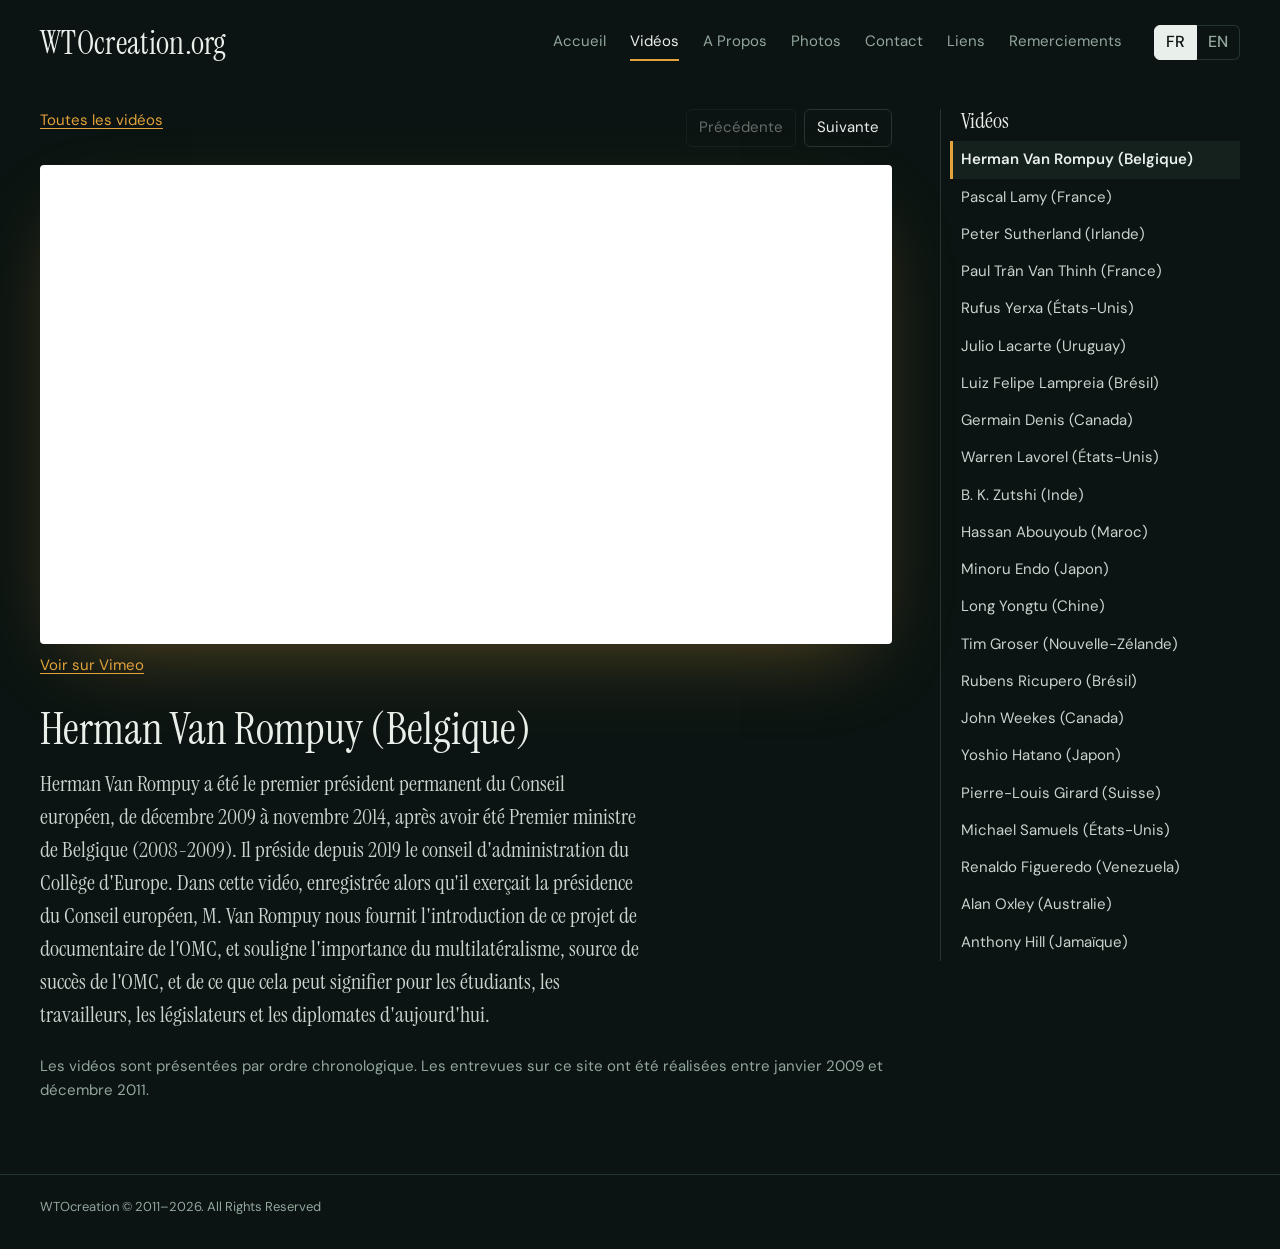
<file: videos/index.html>
<!DOCTYPE html>
<html lang="fr" data-route="videos" data-lang="fr" data-base="../">
<head>
<meta charset="utf-8">
<meta name="viewport" content="width=device-width, initial-scale=1">
<title>WTOCreation | Vidéos</title>
<meta name="description" content="Près de 40 entretiens avec les ministres, ambassadeurs et négociateurs qui ont créé l'OMC, de 1982 à 1994.">
<meta property="og:type" content="website">
<meta property="og:title" content="WTOCreation | Vidéos">
<meta property="og:description" content="Près de 40 entretiens avec les ministres, ambassadeurs et négociateurs qui ont créé l'OMC, de 1982 à 1994.">
<meta name="theme-color" content="#0B1412">
<link rel="icon" href="/favicon.ico?v=3" sizes="any">
<link rel="icon" type="image/png" sizes="32x32" href="/favicon-32.png?v=3">
<link rel="apple-touch-icon" href="/apple-touch-icon.png?v=3">
<link rel="preconnect" href="https://fonts.googleapis.com">
<link rel="preconnect" href="https://fonts.gstatic.com" crossorigin>
<link rel="stylesheet" href="https://fonts.googleapis.com/css2?family=DM+Sans:opsz,wght@9..40,400;9..40,500;9..40,600;9..40,700&family=Instrument+Serif:ital@0;1&display=swap">
<link rel="stylesheet" href="../assets/site.css?v=20261112p">
</head>
<body>
<div class="site" id="site">
  <header>
    <div class="head-in">
      <a class="mark" id="mark" href="../">WTOcreation.org</a>
      <button type="button" class="menu-btn" id="menuBtn" aria-expanded="false" aria-controls="nav">Menu</button>
      <nav class="nav" id="nav" aria-label="Navigation"></nav>
      <div class="lang" role="group" aria-label="Langue / Language">
        <a id="langFr" lang="fr">FR</a><a id="langEn" lang="en">EN</a>
      </div>
    </div>
  </header>
  <main class="page" id="view" tabindex="-1"><noscript><p>Ce site a besoin de JavaScript pour afficher son contenu.</p></noscript></main>
  <footer class="foot">WTOcreation © 2011–2026. All Rights Reserved</footer>
</div>
<script src="../assets/data.js?v=20261112p"></script>
<script src="../assets/site.js?v=20261112p"></script>
</body>
</html>
</file>
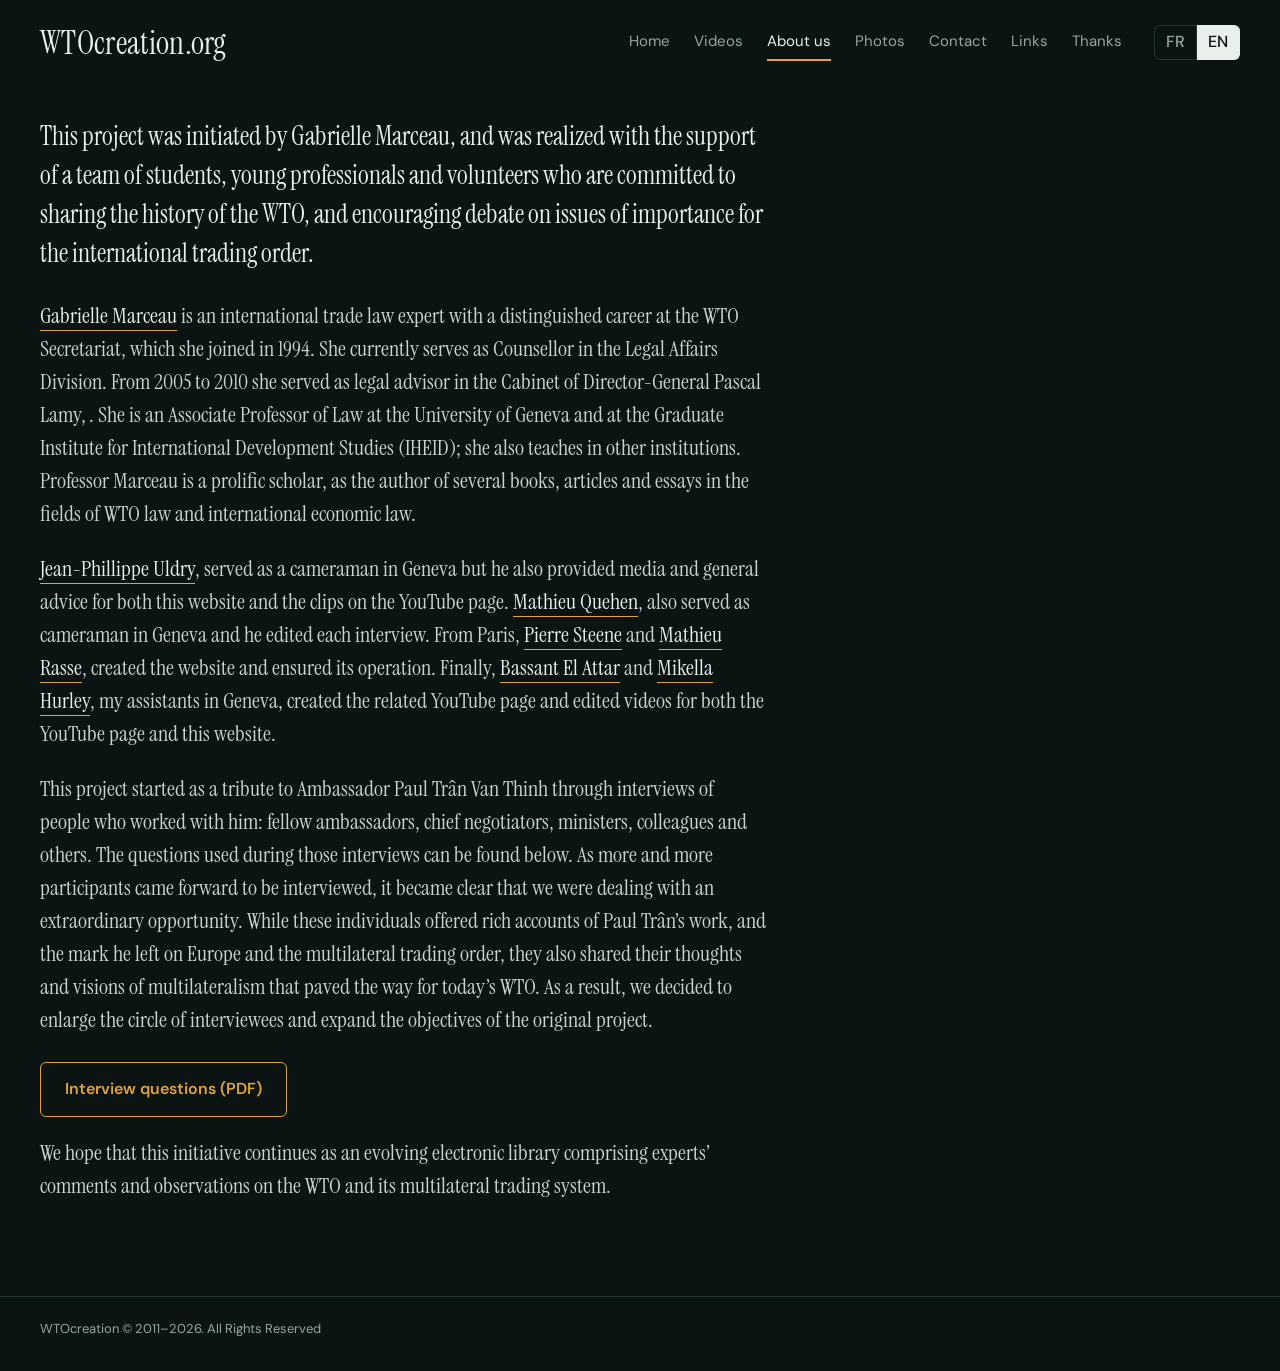
<file: en/a-propos/index.html>
<!DOCTYPE html>
<html lang="en" data-route="a-propos" data-lang="en" data-base="../../">
<head>
<meta charset="utf-8">
<meta name="viewport" content="width=device-width, initial-scale=1">
<title>WTOCreation | About us</title>
<meta name="description" content="Interviews with nearly 40 ministers, ambassadors and negotiators who created the WTO, covering 1982 to 1994.">
<meta property="og:type" content="website">
<meta property="og:title" content="WTOCreation | About us">
<meta property="og:description" content="Interviews with nearly 40 ministers, ambassadors and negotiators who created the WTO, covering 1982 to 1994.">
<meta name="theme-color" content="#0B1412">
<link rel="icon" href="/favicon.ico?v=3" sizes="any">
<link rel="icon" type="image/png" sizes="32x32" href="/favicon-32.png?v=3">
<link rel="apple-touch-icon" href="/apple-touch-icon.png?v=3">
<link rel="preconnect" href="https://fonts.googleapis.com">
<link rel="preconnect" href="https://fonts.gstatic.com" crossorigin>
<link rel="stylesheet" href="https://fonts.googleapis.com/css2?family=DM+Sans:opsz,wght@9..40,400;9..40,500;9..40,600;9..40,700&family=Instrument+Serif:ital@0;1&display=swap">
<link rel="stylesheet" href="../../assets/site.css?v=20261112p">
</head>
<body>
<div class="site" id="site">
  <header>
    <div class="head-in">
      <a class="mark" id="mark" href="../../">WTOcreation.org</a>
      <button type="button" class="menu-btn" id="menuBtn" aria-expanded="false" aria-controls="nav">Menu</button>
      <nav class="nav" id="nav" aria-label="Navigation"></nav>
      <div class="lang" role="group" aria-label="Langue / Language">
        <a id="langFr" lang="fr">FR</a><a id="langEn" lang="en">EN</a>
      </div>
    </div>
  </header>
  <main class="page" id="view" tabindex="-1"><noscript><p>This site needs JavaScript to display its content.</p></noscript></main>
  <footer class="foot">WTOcreation © 2011–2026. All Rights Reserved</footer>
</div>
<script src="../../assets/data.js?v=20261112p"></script>
<script src="../../assets/site.js?v=20261112p"></script>
</body>
</html>
</file>
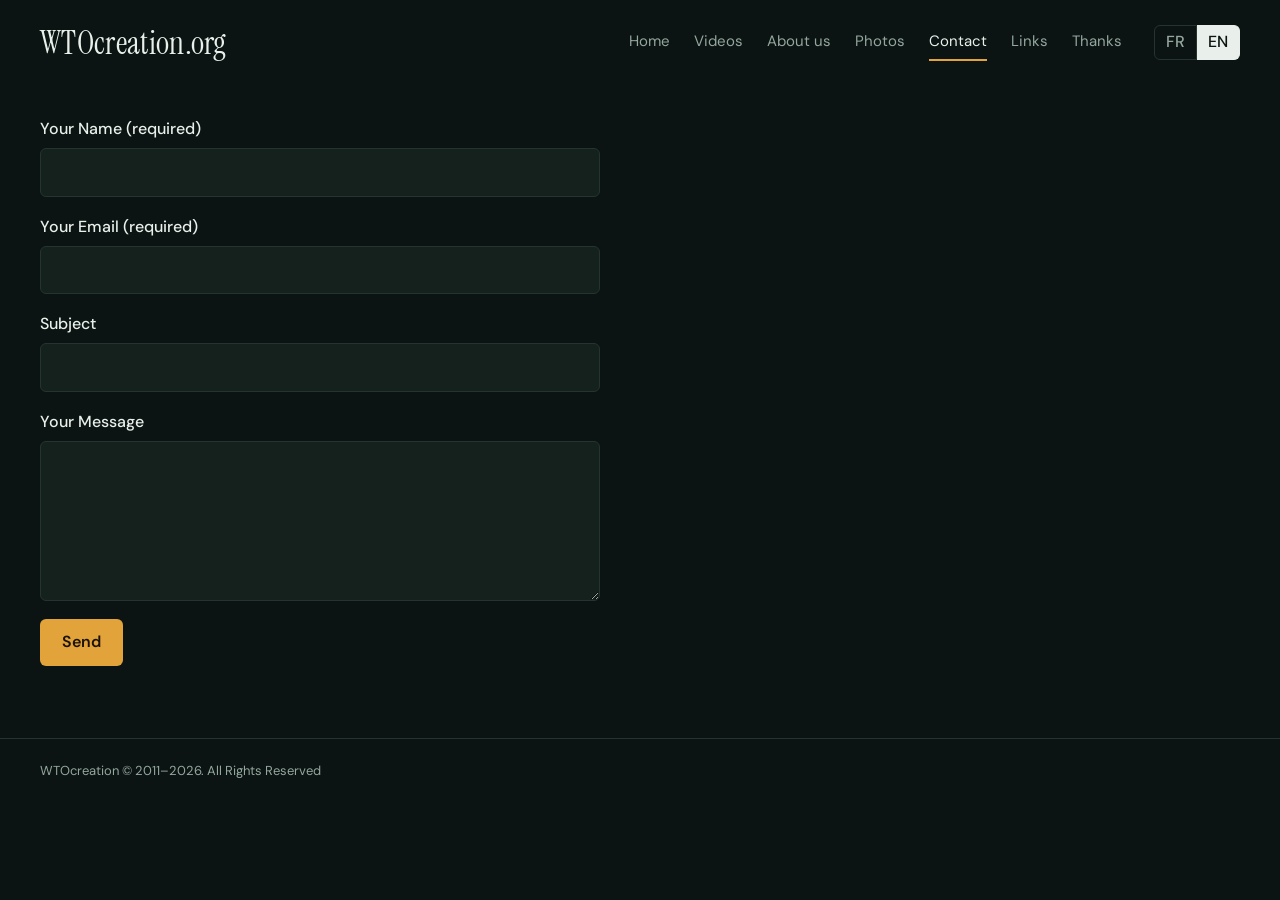
<file: en/contact/index.html>
<!DOCTYPE html>
<html lang="en" data-route="contact" data-lang="en" data-base="../../">
<head>
<meta charset="utf-8">
<meta name="viewport" content="width=device-width, initial-scale=1">
<title>WTOCreation | Contact</title>
<meta name="description" content="Interviews with nearly 40 ministers, ambassadors and negotiators who created the WTO, covering 1982 to 1994.">
<meta property="og:type" content="website">
<meta property="og:title" content="WTOCreation | Contact">
<meta property="og:description" content="Interviews with nearly 40 ministers, ambassadors and negotiators who created the WTO, covering 1982 to 1994.">
<meta name="theme-color" content="#0B1412">
<link rel="icon" href="/favicon.ico?v=3" sizes="any">
<link rel="icon" type="image/png" sizes="32x32" href="/favicon-32.png?v=3">
<link rel="apple-touch-icon" href="/apple-touch-icon.png?v=3">
<link rel="preconnect" href="https://fonts.googleapis.com">
<link rel="preconnect" href="https://fonts.gstatic.com" crossorigin>
<link rel="stylesheet" href="https://fonts.googleapis.com/css2?family=DM+Sans:opsz,wght@9..40,400;9..40,500;9..40,600;9..40,700&family=Instrument+Serif:ital@0;1&display=swap">
<link rel="stylesheet" href="../../assets/site.css?v=20261112p">
</head>
<body>
<div class="site" id="site">
  <header>
    <div class="head-in">
      <a class="mark" id="mark" href="../../">WTOcreation.org</a>
      <button type="button" class="menu-btn" id="menuBtn" aria-expanded="false" aria-controls="nav">Menu</button>
      <nav class="nav" id="nav" aria-label="Navigation"></nav>
      <div class="lang" role="group" aria-label="Langue / Language">
        <a id="langFr" lang="fr">FR</a><a id="langEn" lang="en">EN</a>
      </div>
    </div>
  </header>
  <main class="page" id="view" tabindex="-1"><noscript><p>This site needs JavaScript to display its content.</p></noscript></main>
  <footer class="foot">WTOcreation © 2011–2026. All Rights Reserved</footer>
</div>
<script src="../../assets/data.js?v=20261112p"></script>
<script src="../../assets/site.js?v=20261112p"></script>
</body>
</html>
</file>
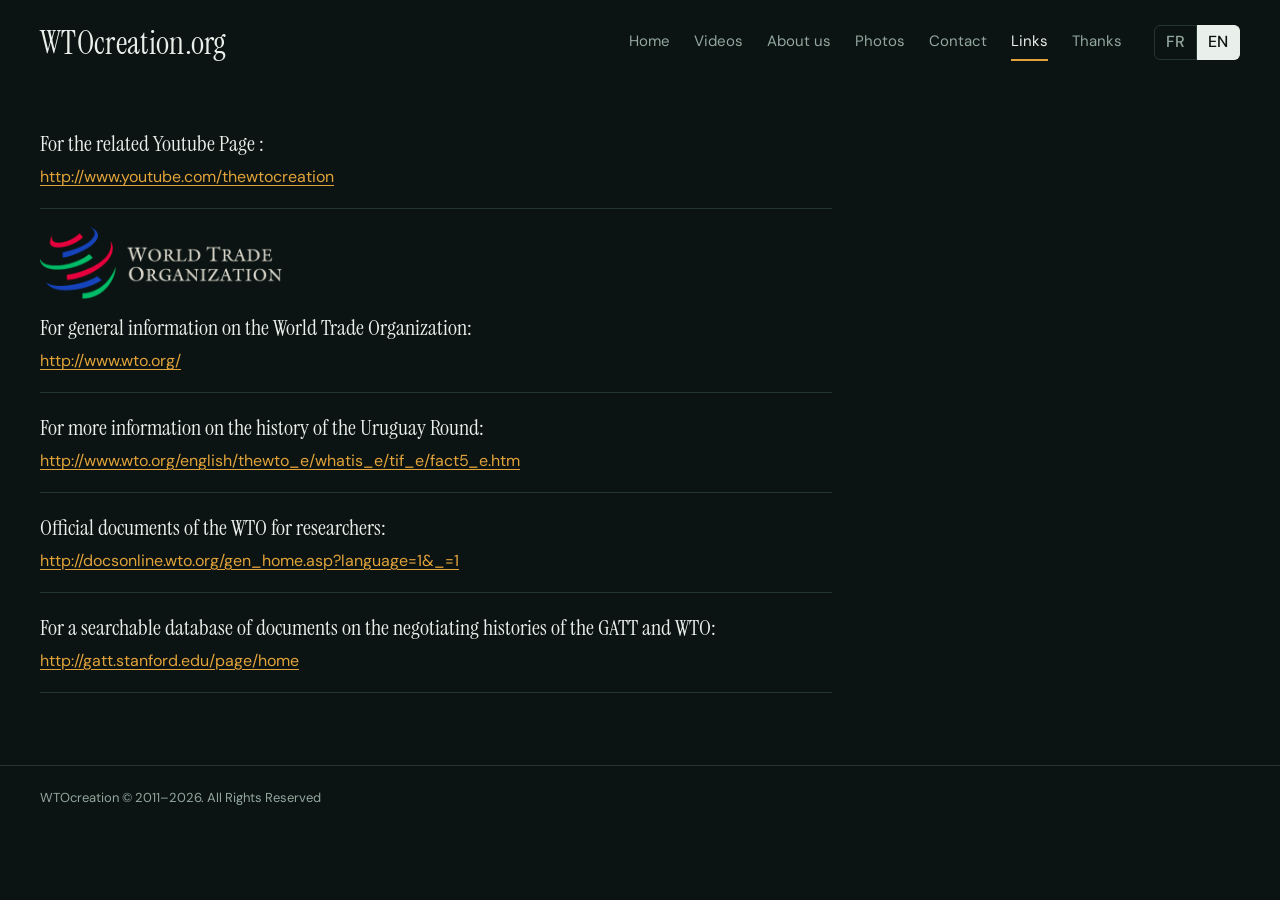
<file: en/liens/index.html>
<!DOCTYPE html>
<html lang="en" data-route="liens" data-lang="en" data-base="../../">
<head>
<meta charset="utf-8">
<meta name="viewport" content="width=device-width, initial-scale=1">
<title>WTOCreation | Links</title>
<meta name="description" content="Interviews with nearly 40 ministers, ambassadors and negotiators who created the WTO, covering 1982 to 1994.">
<meta property="og:type" content="website">
<meta property="og:title" content="WTOCreation | Links">
<meta property="og:description" content="Interviews with nearly 40 ministers, ambassadors and negotiators who created the WTO, covering 1982 to 1994.">
<meta name="theme-color" content="#0B1412">
<link rel="icon" href="/favicon.ico?v=3" sizes="any">
<link rel="icon" type="image/png" sizes="32x32" href="/favicon-32.png?v=3">
<link rel="apple-touch-icon" href="/apple-touch-icon.png?v=3">
<link rel="preconnect" href="https://fonts.googleapis.com">
<link rel="preconnect" href="https://fonts.gstatic.com" crossorigin>
<link rel="stylesheet" href="https://fonts.googleapis.com/css2?family=DM+Sans:opsz,wght@9..40,400;9..40,500;9..40,600;9..40,700&family=Instrument+Serif:ital@0;1&display=swap">
<link rel="stylesheet" href="../../assets/site.css?v=20261112p">
</head>
<body>
<div class="site" id="site">
  <header>
    <div class="head-in">
      <a class="mark" id="mark" href="../../">WTOcreation.org</a>
      <button type="button" class="menu-btn" id="menuBtn" aria-expanded="false" aria-controls="nav">Menu</button>
      <nav class="nav" id="nav" aria-label="Navigation"></nav>
      <div class="lang" role="group" aria-label="Langue / Language">
        <a id="langFr" lang="fr">FR</a><a id="langEn" lang="en">EN</a>
      </div>
    </div>
  </header>
  <main class="page" id="view" tabindex="-1"><noscript><p>This site needs JavaScript to display its content.</p></noscript></main>
  <footer class="foot">WTOcreation © 2011–2026. All Rights Reserved</footer>
</div>
<script src="../../assets/data.js?v=20261112p"></script>
<script src="../../assets/site.js?v=20261112p"></script>
</body>
</html>
</file>
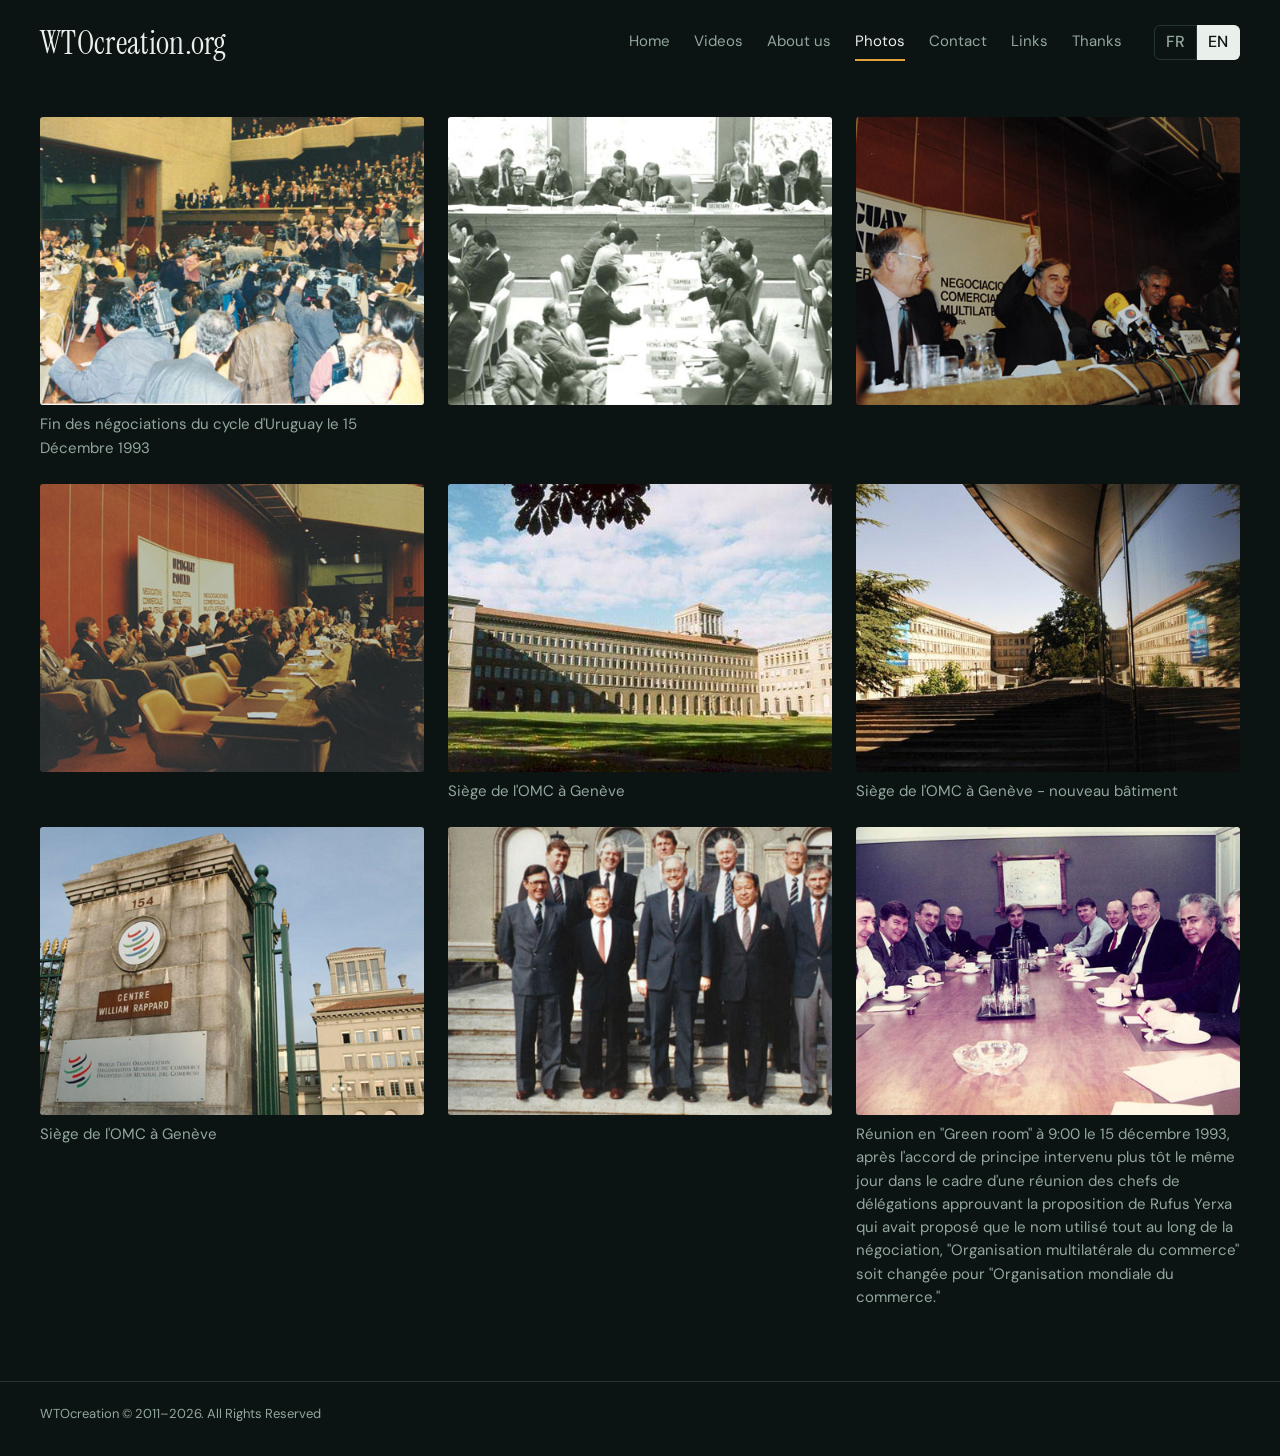
<file: en/portfolio/index.html>
<!DOCTYPE html>
<html lang="en" data-route="portfolio" data-lang="en" data-base="../../">
<head>
<meta charset="utf-8">
<meta name="viewport" content="width=device-width, initial-scale=1">
<title>WTOCreation | Photos</title>
<meta name="description" content="Interviews with nearly 40 ministers, ambassadors and negotiators who created the WTO, covering 1982 to 1994.">
<meta property="og:type" content="website">
<meta property="og:title" content="WTOCreation | Photos">
<meta property="og:description" content="Interviews with nearly 40 ministers, ambassadors and negotiators who created the WTO, covering 1982 to 1994.">
<meta name="theme-color" content="#0B1412">
<link rel="icon" href="/favicon.ico?v=3" sizes="any">
<link rel="icon" type="image/png" sizes="32x32" href="/favicon-32.png?v=3">
<link rel="apple-touch-icon" href="/apple-touch-icon.png?v=3">
<link rel="preconnect" href="https://fonts.googleapis.com">
<link rel="preconnect" href="https://fonts.gstatic.com" crossorigin>
<link rel="stylesheet" href="https://fonts.googleapis.com/css2?family=DM+Sans:opsz,wght@9..40,400;9..40,500;9..40,600;9..40,700&family=Instrument+Serif:ital@0;1&display=swap">
<link rel="stylesheet" href="../../assets/site.css?v=20261112p">
</head>
<body>
<div class="site" id="site">
  <header>
    <div class="head-in">
      <a class="mark" id="mark" href="../../">WTOcreation.org</a>
      <button type="button" class="menu-btn" id="menuBtn" aria-expanded="false" aria-controls="nav">Menu</button>
      <nav class="nav" id="nav" aria-label="Navigation"></nav>
      <div class="lang" role="group" aria-label="Langue / Language">
        <a id="langFr" lang="fr">FR</a><a id="langEn" lang="en">EN</a>
      </div>
    </div>
  </header>
  <main class="page" id="view" tabindex="-1"><noscript><p>This site needs JavaScript to display its content.</p></noscript></main>
  <footer class="foot">WTOcreation © 2011–2026. All Rights Reserved</footer>
</div>
<script src="../../assets/data.js?v=20261112p"></script>
<script src="../../assets/site.js?v=20261112p"></script>
</body>
</html>
</file>
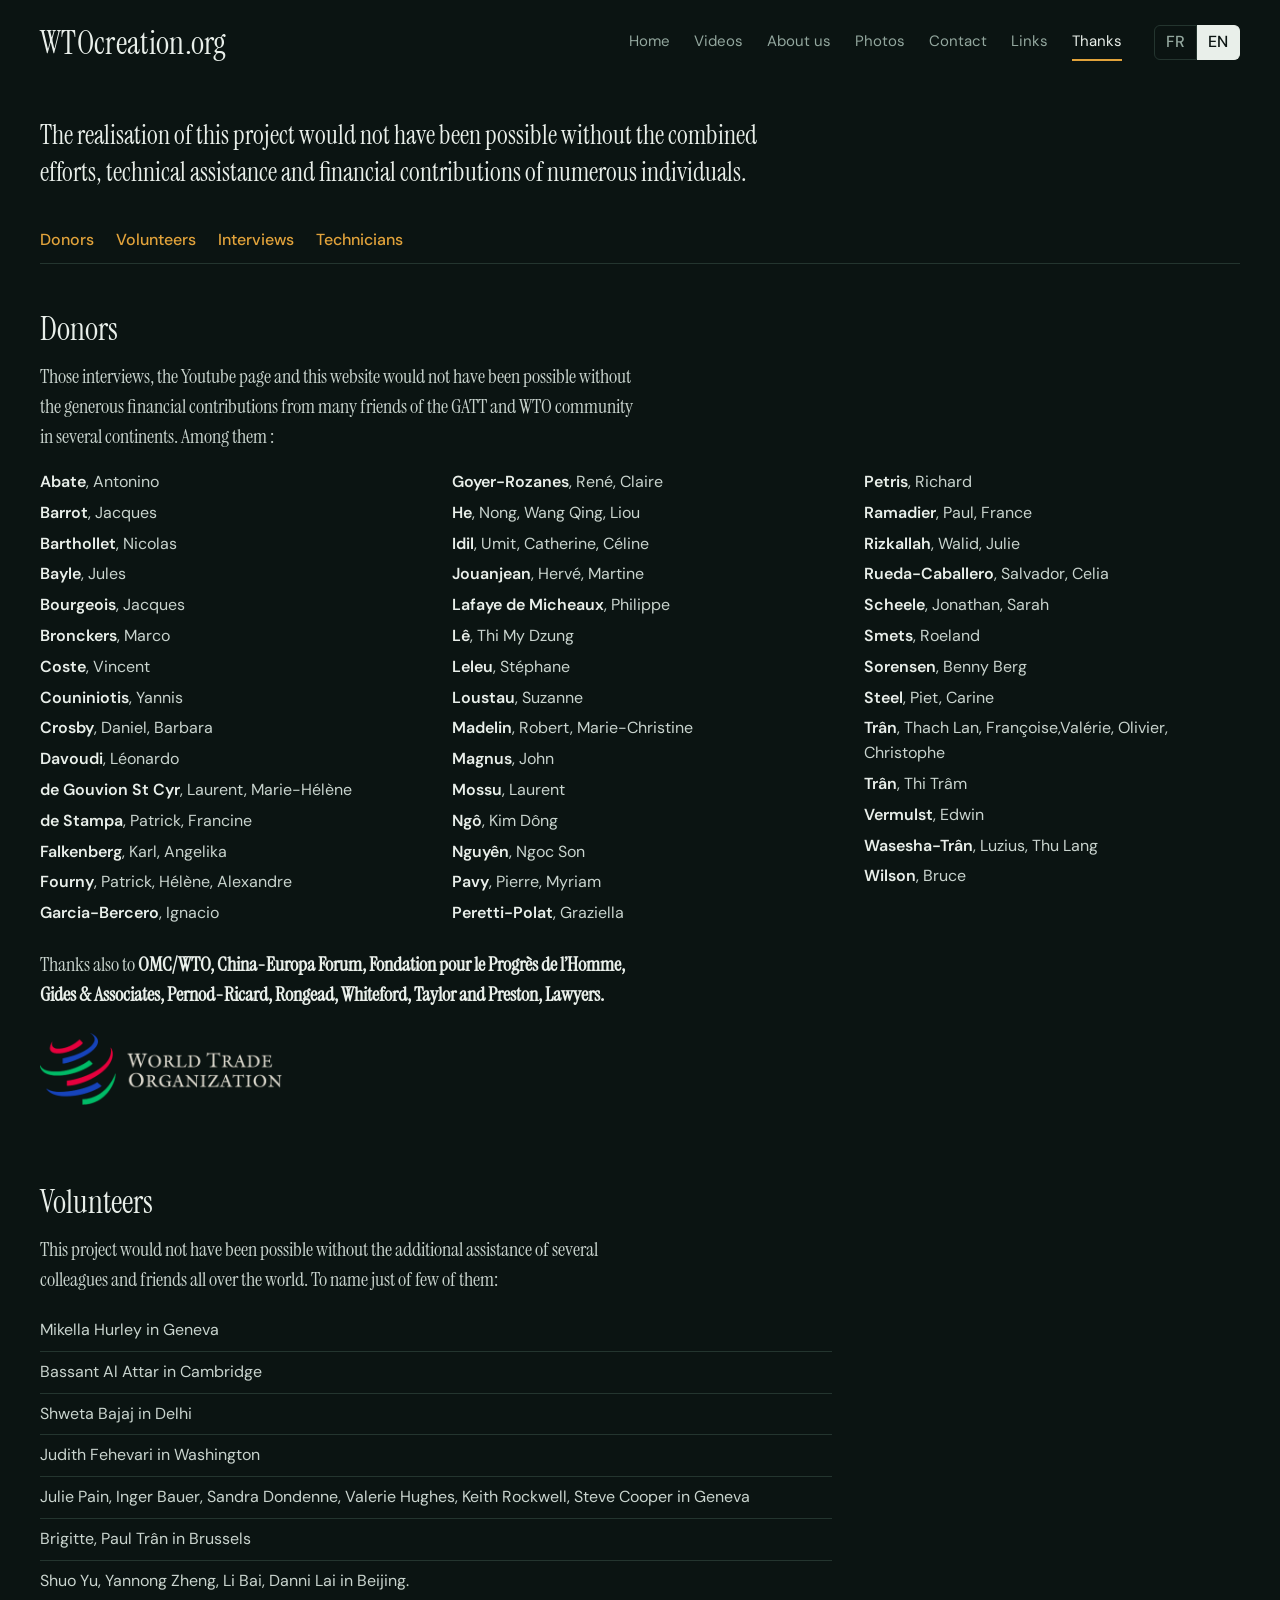
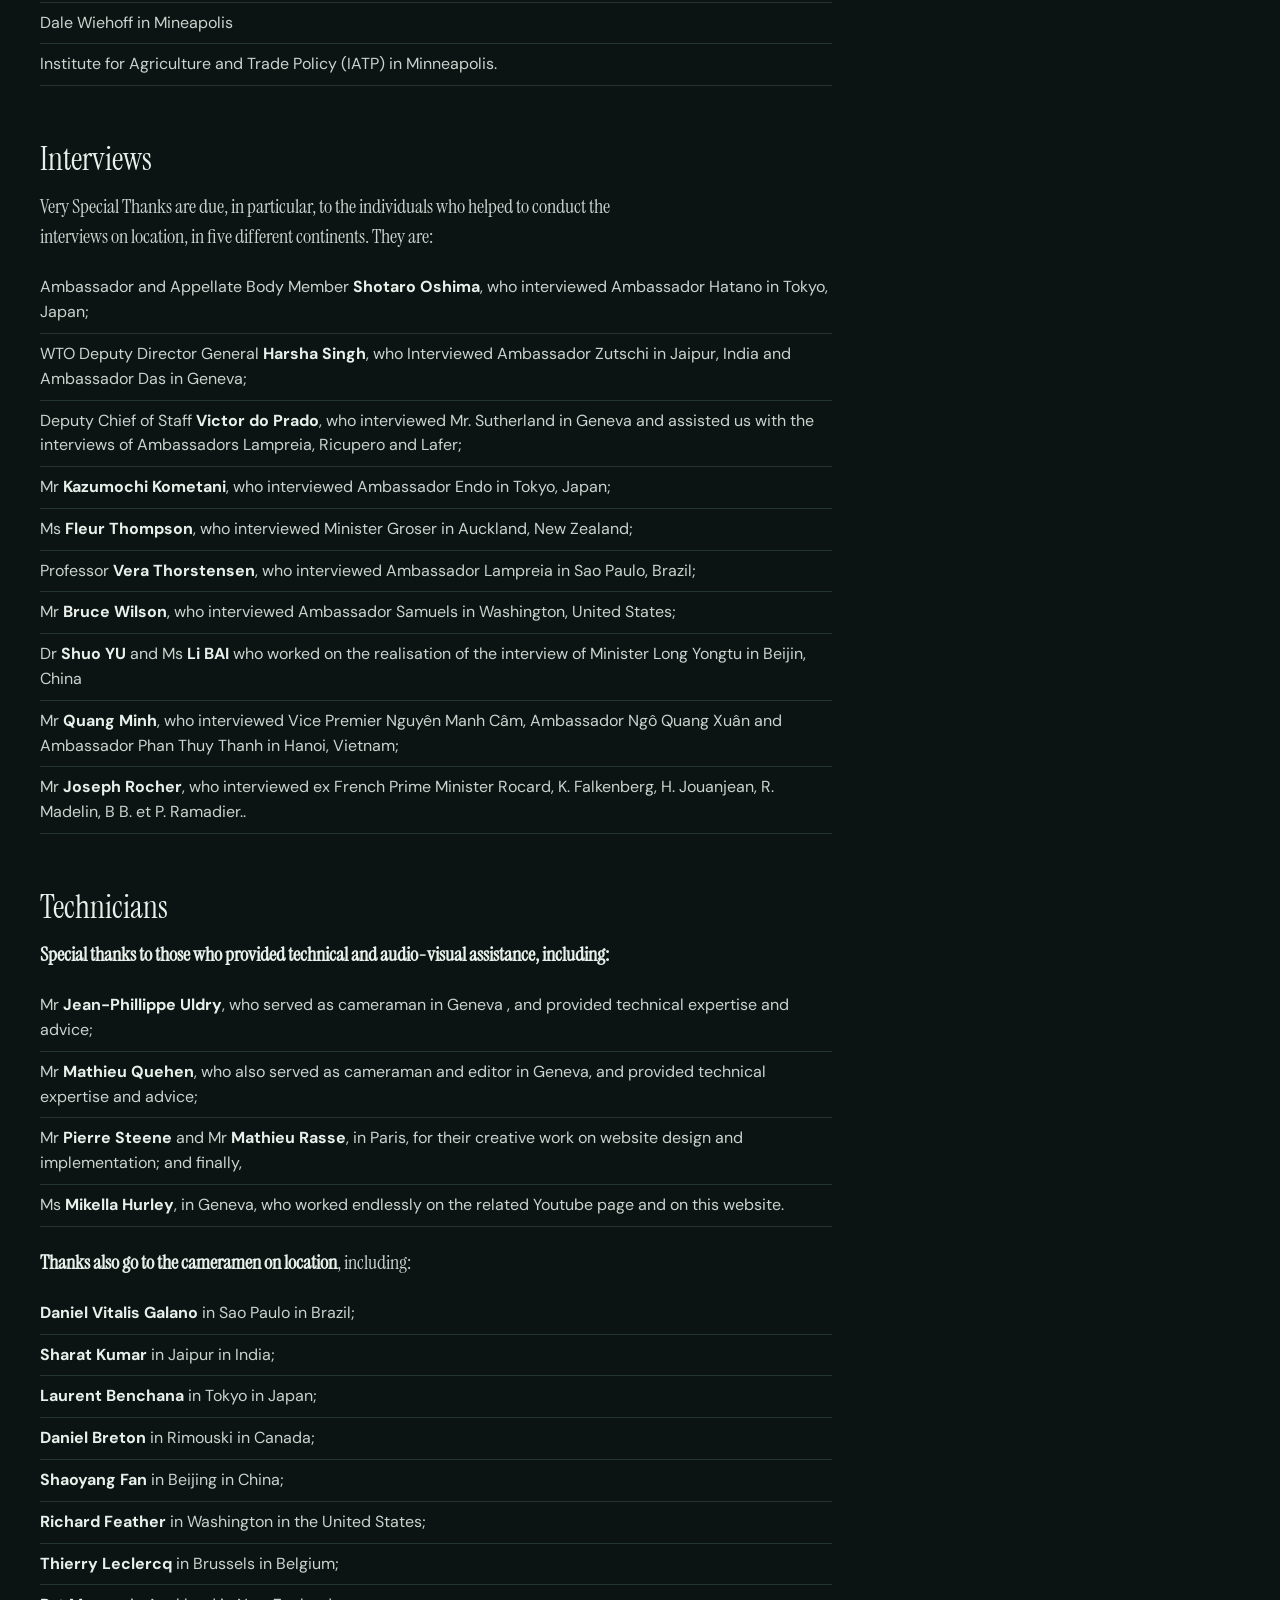
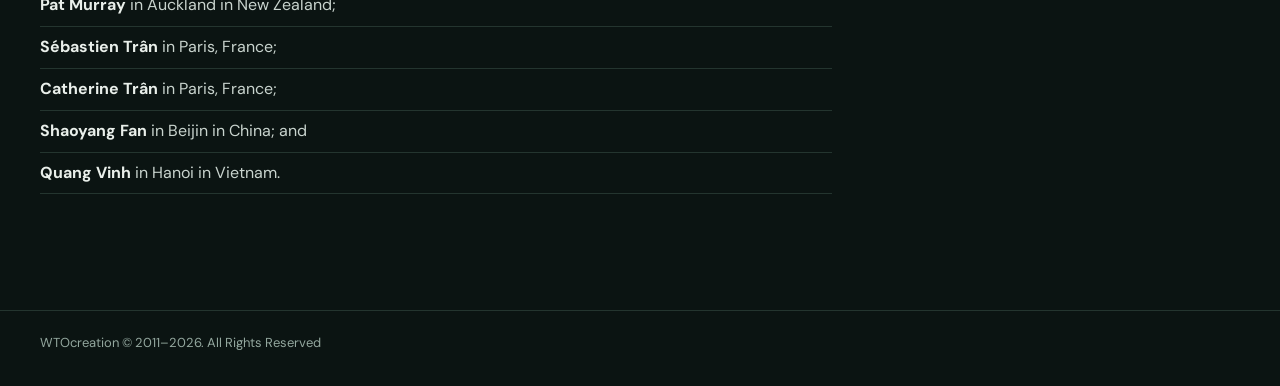
<file: en/remerciements/index.html>
<!DOCTYPE html>
<html lang="en" data-route="remerciements" data-lang="en" data-base="../../">
<head>
<meta charset="utf-8">
<meta name="viewport" content="width=device-width, initial-scale=1">
<title>WTOCreation | Thanks</title>
<meta name="description" content="Interviews with nearly 40 ministers, ambassadors and negotiators who created the WTO, covering 1982 to 1994.">
<meta property="og:type" content="website">
<meta property="og:title" content="WTOCreation | Thanks">
<meta property="og:description" content="Interviews with nearly 40 ministers, ambassadors and negotiators who created the WTO, covering 1982 to 1994.">
<meta name="theme-color" content="#0B1412">
<link rel="icon" href="/favicon.ico?v=3" sizes="any">
<link rel="icon" type="image/png" sizes="32x32" href="/favicon-32.png?v=3">
<link rel="apple-touch-icon" href="/apple-touch-icon.png?v=3">
<link rel="preconnect" href="https://fonts.googleapis.com">
<link rel="preconnect" href="https://fonts.gstatic.com" crossorigin>
<link rel="stylesheet" href="https://fonts.googleapis.com/css2?family=DM+Sans:opsz,wght@9..40,400;9..40,500;9..40,600;9..40,700&family=Instrument+Serif:ital@0;1&display=swap">
<link rel="stylesheet" href="../../assets/site.css?v=20261112p">
</head>
<body>
<div class="site" id="site">
  <header>
    <div class="head-in">
      <a class="mark" id="mark" href="../../">WTOcreation.org</a>
      <button type="button" class="menu-btn" id="menuBtn" aria-expanded="false" aria-controls="nav">Menu</button>
      <nav class="nav" id="nav" aria-label="Navigation"></nav>
      <div class="lang" role="group" aria-label="Langue / Language">
        <a id="langFr" lang="fr">FR</a><a id="langEn" lang="en">EN</a>
      </div>
    </div>
  </header>
  <main class="page" id="view" tabindex="-1"><noscript><p>This site needs JavaScript to display its content.</p></noscript></main>
  <footer class="foot">WTOcreation © 2011–2026. All Rights Reserved</footer>
</div>
<script src="../../assets/data.js?v=20261112p"></script>
<script src="../../assets/site.js?v=20261112p"></script>
</body>
</html>
</file>
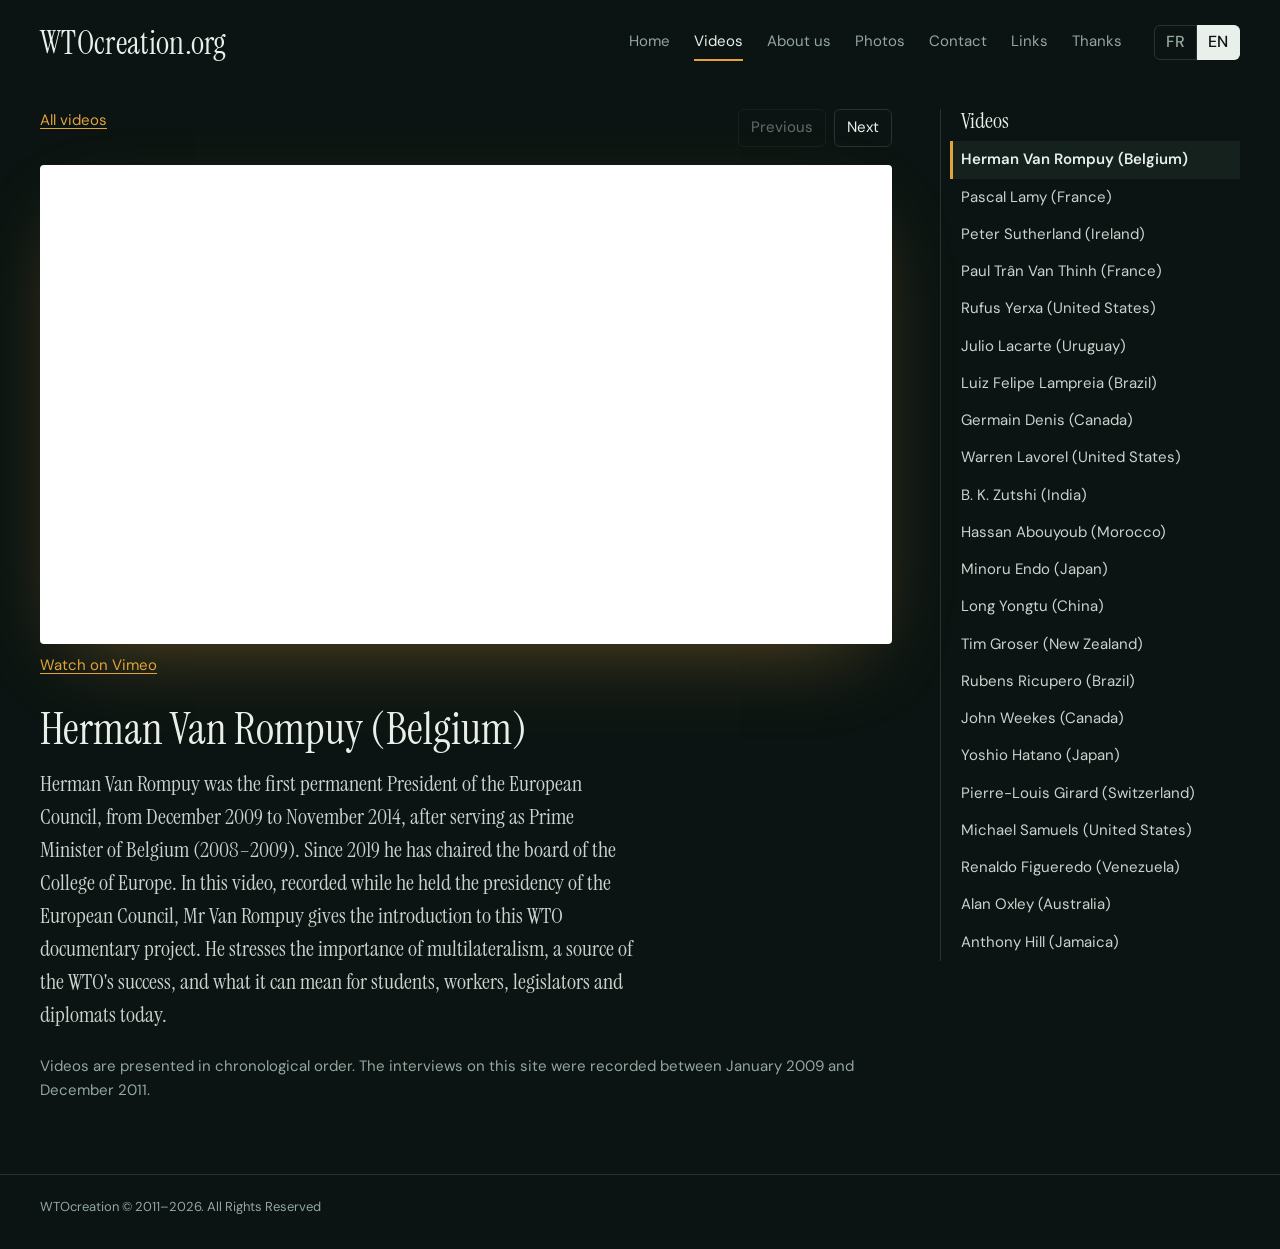
<file: en/videos/index.html>
<!DOCTYPE html>
<html lang="en" data-route="videos" data-lang="en" data-base="../../">
<head>
<meta charset="utf-8">
<meta name="viewport" content="width=device-width, initial-scale=1">
<title>WTOCreation | Videos</title>
<meta name="description" content="Interviews with nearly 40 ministers, ambassadors and negotiators who created the WTO, covering 1982 to 1994.">
<meta property="og:type" content="website">
<meta property="og:title" content="WTOCreation | Videos">
<meta property="og:description" content="Interviews with nearly 40 ministers, ambassadors and negotiators who created the WTO, covering 1982 to 1994.">
<meta name="theme-color" content="#0B1412">
<link rel="icon" href="/favicon.ico?v=3" sizes="any">
<link rel="icon" type="image/png" sizes="32x32" href="/favicon-32.png?v=3">
<link rel="apple-touch-icon" href="/apple-touch-icon.png?v=3">
<link rel="preconnect" href="https://fonts.googleapis.com">
<link rel="preconnect" href="https://fonts.gstatic.com" crossorigin>
<link rel="stylesheet" href="https://fonts.googleapis.com/css2?family=DM+Sans:opsz,wght@9..40,400;9..40,500;9..40,600;9..40,700&family=Instrument+Serif:ital@0;1&display=swap">
<link rel="stylesheet" href="../../assets/site.css?v=20261112p">
</head>
<body>
<div class="site" id="site">
  <header>
    <div class="head-in">
      <a class="mark" id="mark" href="../../">WTOcreation.org</a>
      <button type="button" class="menu-btn" id="menuBtn" aria-expanded="false" aria-controls="nav">Menu</button>
      <nav class="nav" id="nav" aria-label="Navigation"></nav>
      <div class="lang" role="group" aria-label="Langue / Language">
        <a id="langFr" lang="fr">FR</a><a id="langEn" lang="en">EN</a>
      </div>
    </div>
  </header>
  <main class="page" id="view" tabindex="-1"><noscript><p>This site needs JavaScript to display its content.</p></noscript></main>
  <footer class="foot">WTOcreation © 2011–2026. All Rights Reserved</footer>
</div>
<script src="../../assets/data.js?v=20261112p"></script>
<script src="../../assets/site.js?v=20261112p"></script>
</body>
</html>
</file>
<file: assets/site.css>
/* Salle de projection : un seul monde sombre, choisi pour que l'image des interviews soit au centre.
   Palette: noir-vert de salle, surface vert profond, texte clair, gris-vert discret, ambre du faisceau de projection, filet.
   Fonts: Instrument Serif (titres, textes longs) + DM Sans (interface).
   Layout: accroche des hommes et femmes + lecteur, texte complet repliable, l'OMC en bref, hommage à Paul Trân Van Thinh, grille des 40 vidéos. */
:root {
  --bg: #0B1412;
  --surf: #14211D;
  --tx: #E9EFEA;
  --soft: #C9D4CE;
  --mut: #93A79E;
  --amber: #E2A33B;
  --ln: #24352F;
  --serif: "Instrument Serif", "Iowan Old Style", Georgia, serif;
  --sans: "DM Sans", "Helvetica Neue", Arial, sans-serif;
  color-scheme: dark;
}
* { box-sizing: border-box; }
html, body { margin: 0; }
body { background: #070D0B; color: var(--tx); font-family: var(--sans); font-size: 16px; line-height: 1.55; -webkit-text-size-adjust: 100%; }
a { color: var(--amber); text-underline-offset: 3px; }
:focus-visible { outline: 3px solid var(--amber); outline-offset: 3px; border-radius: 2px; }
button, summary { font: inherit; color: inherit; }
h1, h2, h3 { font-family: var(--serif); font-weight: 400; line-height: 1.1; margin: 0; text-wrap: balance; }
p, ul { margin: 0; padding: 0; }
ul { list-style: none; }

.site { container-type: inline-size; container-name: site; width: min(100%, 1320px); margin: 0 auto; background: var(--bg); min-height: 100vh; box-shadow: 0 0 0 1px var(--ln); }

/* En-tête */
.head-in { display: flex; align-items: center; gap: 14px 32px; flex-wrap: wrap; padding: 24px 40px; }
.mark { font-family: var(--serif); font-size: 2rem; color: var(--tx); text-decoration: none; margin-right: auto; letter-spacing: .01em; line-height: 1; }
.nav { display: flex; gap: 4px 24px; flex-wrap: wrap; font-size: .9375rem; }
.nav a { color: var(--mut); text-decoration: none; padding: 6px 0; border-bottom: 2px solid transparent; }
.nav a:hover { color: var(--tx); }
.nav a[aria-current="page"] { color: var(--tx); border-bottom-color: var(--amber); }
.lang { display: flex; }
.lang button { border: 1px solid var(--ln); background: transparent; padding: 4px 11px; cursor: pointer; font-weight: 500; color: var(--mut); }
.lang button:first-child { border-radius: 6px 0 0 6px; }
.lang button:last-child { border-radius: 0 6px 6px 0; border-left: 0; }
.lang button[aria-pressed="true"] { background: var(--tx); color: var(--bg); border-color: var(--tx); }
.menu-btn { display: none; border: 1px solid var(--ln); background: transparent; padding: 6px 12px; border-radius: 6px; cursor: pointer; font-weight: 500; }

.page { padding: 8px 40px 72px; }
.foot { border-top: 1px solid var(--ln); padding: 22px 40px 32px; font-size: .8125rem; color: var(--mut); }

/* Lecteur (repère dans l'aperçu) */
.player { position: relative; aspect-ratio: 16 / 9; width: 100%; border-radius: 4px; background: radial-gradient(120% 120% at 70% 20%, #2B4A41 0%, #10201B 55%, #0A1210 100%); box-shadow: 0 30px 80px -32px rgba(226,163,59,.4); display: grid; place-items: center; }
.player .ring { width: 84px; height: 84px; border-radius: 50%; border: 2px solid var(--amber); display: grid; place-items: center; }
.player svg { width: 30px; height: 30px; fill: var(--amber); margin-left: 5px; }
.player .src { position: absolute; left: 14px; bottom: 11px; font-size: .8125rem; color: var(--mut); }
.player .tag { position: absolute; right: 14px; top: 11px; font-size: .8125rem; color: var(--mut); }

/* Accueil : accroche */
.hero { display: grid; grid-template-columns: minmax(0, 1fr) minmax(0, 1.25fr); gap: 48px; align-items: center; padding: 24px 0 36px; }
.hero h1 { font-size: clamp(1.875rem, 3.4cqi, 3rem); line-height: 1.1; }
.hero .sub { margin-top: 18px; color: var(--mut); max-width: 48ch; }

/* Texte complet repliable */
.full { border-top: 1px solid var(--ln); border-bottom: 1px solid var(--ln); }
.full summary { list-style: none; cursor: pointer; display: flex; align-items: center; justify-content: space-between; gap: 16px; padding: 18px 4px; font-weight: 500; }
.full summary::-webkit-details-marker { display: none; }
.full summary .chev { width: 22px; height: 22px; stroke: var(--amber); fill: none; stroke-width: 2; transition: transform .2s ease; flex: none; }
.full[open] summary .chev { transform: rotate(180deg); }
.full summary:hover { color: var(--amber); }
.full .body { padding: 8px 4px 32px; max-width: 68ch; }
.full .body p { font-family: var(--serif); font-size: 1.3125rem; line-height: 1.5; color: var(--soft); margin-bottom: 1em; }
.full .body p.note { font-family: var(--sans); font-size: .9375rem; color: var(--mut); }

/* L'OMC en bref */
.brief { padding: 64px 0 8px; }
.brief h2, .tran h2, .index-head h2 { font-size: 2.25rem; }
.trio { display: grid; grid-template-columns: repeat(3, minmax(0, 1fr)); gap: 20px; margin-top: 28px; }
.step { background: var(--surf); border: 1px solid var(--ln); border-radius: 6px; padding: 24px; display: flex; flex-direction: column; gap: 12px; }
.step .ico { width: 44px; height: 44px; border-radius: 50%; border: 1px solid var(--amber); display: grid; place-items: center; }
.step .ico svg { width: 24px; height: 24px; stroke: var(--amber); fill: none; stroke-width: 1.6; stroke-linecap: round; stroke-linejoin: round; }
.step h3 { font-size: 1.625rem; }
.step p { color: var(--soft); }
.chips { display: flex; flex-wrap: wrap; gap: 8px; margin-top: auto; padding-top: 4px; }
.chips li { border: 1px solid var(--ln); border-radius: 999px; padding: 4px 12px; font-size: .875rem; color: var(--tx); background: rgba(226,163,59,.08); }
.mile { display: grid; grid-template-columns: minmax(0, 1fr) minmax(0, 2fr); gap: 24px; margin-top: 40px; position: relative; }
.mile::before { content: ""; position: absolute; left: 0; right: 0; top: 8px; border-top: 1px solid var(--amber); }
.mile .pt { position: relative; padding-top: 28px; }
.mile .pt::before { content: ""; position: absolute; top: 2px; left: 0; width: 13px; height: 13px; border-radius: 50%; background: var(--amber); box-shadow: 0 0 0 5px rgba(226,163,59,.2); }
.mile b { font-family: var(--serif); font-size: 2rem; font-weight: 400; display: block; line-height: 1; margin-bottom: 8px; }
.mile p { color: var(--soft); max-width: 60ch; }

/* Hommage */
.tran { display: grid; grid-template-columns: minmax(0, 1.1fr) minmax(0, 1fr); gap: 48px; align-items: center; margin-top: 72px; padding: 40px; background: var(--surf); border-radius: 6px; border: 1px solid var(--ln); }
.tran .sub { font-family: var(--serif); font-style: italic; font-size: 1.5rem; color: var(--amber); margin: 8px 0 18px; }
.tran p { color: var(--soft); max-width: 58ch; }
.tran p + p { margin-top: 12px; }
.says { margin: 20px 0 0; display: grid; gap: 14px; }
.says li { border-left: 3px solid var(--amber); padding-left: 14px; color: var(--soft); max-width: 58ch; }
.says a { color: var(--tx); font-weight: 600; text-decoration: none; }
.says a:hover { text-decoration: underline; }
.btn { display: inline-block; margin-top: 24px; padding: 11px 20px; background: var(--amber); color: #1A1305; border-radius: 6px; font-weight: 600; text-decoration: none; }
.btn:hover { filter: brightness(1.08); }
.btn.ghost { background: transparent; color: var(--amber); border: 1px solid var(--amber); margin: 4px 0 1.2em; }
.btn.ghost:hover { background: var(--amber); color: #1A1305; }

/* Index des vidéos */
.index-head { margin-top: 72px; display: flex; flex-wrap: wrap; align-items: end; justify-content: space-between; gap: 12px 32px; }
.search { display: flex; flex-direction: column; gap: 4px; min-width: min(100%, 300px); }
.search label { font-size: .875rem; color: var(--mut); }
.search input { font: inherit; padding: 10px 12px; border: 1px solid var(--ln); background: var(--surf); color: var(--tx); border-radius: 6px; }
.index-note { margin: 12px 0 24px; color: var(--mut); font-size: .9375rem; max-width: 70ch; }
.grid { display: grid; grid-template-columns: repeat(4, minmax(0, 1fr)); gap: 28px 20px; }
.card a { display: block; text-decoration: none; color: var(--tx); }
.card .th { aspect-ratio: 16 / 9; border-radius: 3px; display: grid; place-items: center; font-family: var(--serif); font-size: 2.25rem; color: rgba(233,239,234,.55); background: linear-gradient(145deg, hsl(var(--h) 24% 24%), hsl(calc(var(--h) + 20) 30% 12%)); transition: transform .2s ease, box-shadow .2s ease; }
.card a:hover .th { transform: translateY(-3px); box-shadow: 0 14px 30px -12px rgba(226,163,59,.5); }
.card b { display: block; margin-top: 10px; font-weight: 600; }
.card.key .th { box-shadow: 0 0 0 2px var(--amber); }
.card span.ds { display: -webkit-box; -webkit-line-clamp: 2; -webkit-box-orient: vertical; overflow: hidden; color: var(--mut); font-size: .875rem; line-height: 1.4; }
.empty { color: var(--mut); padding: 20px 0; grid-column: 1 / -1; }

/* Fiche vidéo */
.video-grid { display: grid; grid-template-columns: minmax(0, 1fr) 300px; gap: 48px; align-items: start; padding-top: 16px; }
.crumbs { display: flex; flex-wrap: wrap; gap: 8px; justify-content: space-between; margin-bottom: 18px; font-size: .9375rem; }
.pn { display: flex; gap: 8px; }
.pn a, .pn span { padding: 6px 12px; border: 1px solid var(--ln); border-radius: 6px; text-decoration: none; color: var(--tx); }
.pn span { opacity: .4; }
.pn a:hover { border-color: var(--amber); }
.video-main h1 { font-size: 2.75rem; margin: 28px 0 14px; }
.video-main .desc { font-family: var(--serif); font-size: 1.375rem; line-height: 1.5; color: var(--soft); max-width: 60ch; }
.video-main .note { margin-top: 24px; color: var(--mut); font-size: .9375rem; }
.side { position: sticky; top: 24px; max-height: calc(100vh - 48px); overflow: auto; border-left: 1px solid var(--ln); padding-left: 20px; }
.side h2 { font-size: 1.375rem; margin-bottom: 8px; }
.side a { display: block; padding: 7px 8px; text-decoration: none; color: var(--soft); font-size: .9375rem; border-left: 3px solid transparent; margin-left: -11px; }
.side a:hover { background: var(--surf); color: var(--tx); }
.side a[aria-current="true"] { border-left-color: var(--amber); background: var(--surf); color: var(--tx); font-weight: 600; }

/* Pages de texte */
.prose { max-width: 66ch; padding-top: 24px; }
.prose p { font-family: var(--serif); font-size: 1.375rem; line-height: 1.5; color: var(--soft); margin-bottom: 1em; }
.prose p strong { color: var(--tx); font-weight: 400; border-bottom: 1px solid var(--amber); }
.prose p.first { font-size: 1.625rem; color: var(--tx); }

.gallery { display: grid; grid-template-columns: repeat(3, minmax(0, 1fr)); gap: 24px; padding-top: 24px; }
.tile { margin: 0; }
.tile button { display: block; width: 100%; padding: 0; border: 0; background: none; cursor: pointer; text-align: left; }
.ph { aspect-ratio: 4 / 3; border-radius: 3px; display: grid; place-items: end start; padding: 10px; font-size: .8125rem; color: rgba(255,255,255,.7); background: linear-gradient(150deg, hsl(var(--h) 24% 26%), hsl(calc(var(--h) + 18) 30% 14%)); transition: box-shadow .2s ease; }
.tile button:hover .ph { box-shadow: 0 14px 30px -12px rgba(226,163,59,.5); }
.tile figcaption { font-size: .9375rem; color: var(--mut); margin-top: 8px; max-width: 40ch; }
.lightbox { position: fixed; inset: 0; z-index: 50; background: rgba(4,8,7,.92); display: grid; place-items: center; padding: 24px; }
.lightbox[hidden] { display: none; }
.lb-box { width: min(920px, 100%); color: #EAF1ED; }
.lb-box .ph { aspect-ratio: 3 / 2; font-size: .875rem; }
.lb-cap { margin-top: 12px; font-family: var(--serif); font-size: 1.25rem; line-height: 1.45; }
.lb-bar { display: flex; justify-content: space-between; margin-top: 14px; gap: 8px; }
.lb-bar button { background: transparent; border: 1px solid #5C736A; color: #EAF1ED; padding: 8px 16px; border-radius: 6px; cursor: pointer; }

.form { display: grid; gap: 18px; max-width: 560px; padding-top: 24px; }
.form label { display: grid; gap: 6px; font-weight: 500; }
.form input, .form textarea { font: inherit; padding: 11px 12px; border: 1px solid var(--ln); border-radius: 6px; background: var(--surf); color: var(--tx); }
.form textarea { min-height: 160px; resize: vertical; }
.form button { justify-self: start; border: 0; background: var(--amber); color: #1A1305; padding: 11px 22px; border-radius: 6px; font-weight: 600; cursor: pointer; }
.form-msg { padding: 12px 14px; border-left: 4px solid var(--amber); background: var(--surf); }

.links { max-width: 72ch; padding-top: 16px; }
.links li { padding: 18px 0; border-bottom: 1px solid var(--ln); display: grid; gap: 4px; }
.links .lb { font-family: var(--serif); font-size: 1.375rem; }
.links a { overflow-wrap: anywhere; }

.thanks-intro { font-family: var(--serif); font-size: 1.625rem; line-height: 1.4; max-width: 60ch; padding-top: 24px; }
.thanks-nav { display: flex; flex-wrap: wrap; gap: 8px 22px; margin: 28px 0 36px; position: sticky; top: 0; background: var(--bg); padding: 10px 0; border-bottom: 1px solid var(--ln); z-index: 5; }
.thanks-nav a { text-decoration: none; font-weight: 500; }
.thanks-nav a:hover { text-decoration: underline; }
.sec { padding-top: 12px; margin-bottom: 44px; scroll-margin-top: 110px; }
.sec h2 { font-size: 2rem; margin-bottom: 14px; }
.sec p.lead { font-family: var(--serif); font-size: 1.25rem; line-height: 1.5; color: var(--soft); max-width: 66ch; margin-bottom: 16px; }
.sec strong { color: var(--tx); }
.names { columns: 3 220px; column-gap: 36px; margin: 0 0 20px; }
.names li { break-inside: avoid; padding: 3px 0; color: var(--soft); }
.names strong { font-weight: 600; }
.plain { margin: 0 0 20px; max-width: 72ch; }
.plain li { padding: 8px 0; border-bottom: 1px solid var(--ln); color: var(--soft); }

/* Tablette */
@container site (max-width: 940px) {
  .head-in, .page, .foot { padding-left: 28px; padding-right: 28px; }
  .hero { grid-template-columns: 1fr; gap: 28px; }
  .trio { grid-template-columns: 1fr; }
  .tran { grid-template-columns: 1fr; padding: 28px; gap: 28px; }
  .grid { grid-template-columns: repeat(2, minmax(0, 1fr)); }
  .video-grid { grid-template-columns: 1fr; gap: 32px; }
  .side { position: static; max-height: none; border-left: 0; padding-left: 0; border-top: 1px solid var(--ln); padding-top: 20px; }
  .side a { margin-left: 0; }
  .gallery { grid-template-columns: repeat(2, minmax(0, 1fr)); }
}
/* Mobile */
@container site (max-width: 600px) {
  .head-in, .page, .foot { padding-left: 18px; padding-right: 18px; }
  .head-in { padding-top: 18px; padding-bottom: 12px; gap: 12px; }
  .mark { font-size: 1.375rem; order: 1; }
  .lang { order: 2; }
  .menu-btn { display: inline-block; order: 3; }
  .nav { display: none; flex-basis: 100%; flex-direction: column; gap: 0; order: 5; }
  .nav.open { display: flex; }
  .nav a { padding: 12px 0; border-bottom: 1px solid var(--ln); }
  .hero { padding-top: 8px; }
  .brief { padding-top: 48px; }
  .brief h2, .tran h2, .index-head h2 { font-size: 1.875rem; }
  .mile { grid-template-columns: 1fr; gap: 24px; }
  .mile::before { right: auto; top: 8px; bottom: 0; border-top: 0; border-left: 1px solid var(--amber); left: 6px; }
  .mile .pt { padding-top: 0; padding-left: 32px; }
  .mile .pt::before { left: 0; top: 4px; }
  .tran { padding: 22px; margin-top: 48px; }
  .index-head { margin-top: 48px; }
  .video-main h1 { font-size: 2rem; }
  .video-main .desc { font-size: 1.1875rem; }
  .prose p { font-size: 1.1875rem; }
  .prose p.first { font-size: 1.375rem; }
  .full .body p { font-size: 1.1875rem; }
  .gallery { grid-template-columns: 1fr; }
  .grid { gap: 22px 12px; }
  .card .th { font-size: 1.5rem; }
  .thanks-nav { position: static; }
  .names { columns: 1; }
  .lb-box .ph { aspect-ratio: 4 / 3; }
}
@media (prefers-reduced-motion: reduce) { * { transition: none !important; scroll-behavior: auto !important; } }

/* ---- Ajouts pour la version en ligne ---- */
.lang a { border: 1px solid var(--ln); padding: 4px 11px; color: var(--mut); text-decoration: none; font-weight: 500; }
.lang a:first-child { border-radius: 6px 0 0 6px; }
.lang a:last-child { border-radius: 0 6px 6px 0; border-left: 0; }
.lang a[aria-current="true"] { background: var(--tx); color: var(--bg); border-color: var(--tx); }
.player { overflow: hidden; }
.player > img { position: absolute; inset: 0; width: 100%; height: 100%; object-fit: cover; }
.player button.ring { position: relative; z-index: 1; padding: 0; cursor: pointer; color: inherit; background: rgba(11,20,18,.55); }
.player button.ring:hover { background: rgba(226,163,59,.22); }
.player.live { display: block; background: #000; }
.player.live iframe { position: absolute; inset: 0; width: 100%; height: 100%; border: 0; }
.vlink { margin-top: 10px; font-size: .9375rem; }
.cap { margin-top: 12px; font-size: .9375rem; }
.cap a { color: var(--tx); text-decoration: none; font-weight: 600; }
.card .th { position: relative; overflow: hidden; }
.card .th .ini { position: absolute; inset: 0; display: grid; place-items: center; }
.card .th img { position: absolute; inset: 0; width: 100%; height: 100%; object-fit: cover; }
.card .th .dur { position: absolute; right: 8px; bottom: 8px; font: 500 .75rem var(--sans); background: rgba(7,13,11,.8); padding: 2px 7px; border-radius: 3px; color: var(--tx); }
.ph { display: block; padding: 0; overflow: hidden; }
.ph img { width: 100%; height: 100%; object-fit: cover; display: block; }
.lb-img img { display: block; margin: 0 auto; width: 100%; max-height: 75vh; object-fit: contain; }
.hero .cap { margin-top: 12px; }
.wto-logo { display: inline-block; background: none; padding: 0; margin: 8px 0 16px; line-height: 0; }
.wto-logo img { display: block; height: 72px; width: auto; }
.links .wto-logo { margin: 0 0 8px; justify-self: start; }

/* Photos : interactions */
.tile.rv { opacity: 0; transform: translateY(14px); transition: opacity .5s ease var(--d,0ms), transform .5s ease var(--d,0ms); }
.tile.rv.seen { opacity: 1; transform: none; }
.tile .ph { position: relative; }
.tile .ph img { transition: transform .5s ease; }
.tile button:hover .ph img, .tile button:focus-visible .ph img { transform: scale(1.06); }
.tile button:focus-visible .ph { outline: 2px solid var(--amber, #E2A33B); outline-offset: 3px; }
.lb-count { text-align: center; font-size: .8125rem; letter-spacing: .12em; color: #9FB3AA; margin-bottom: 8px; }
.lb-img { overflow: auto; max-height: 75vh; text-align: center; }
.lb-img img { opacity: 0; transition: opacity .3s ease; cursor: zoom-in; }
.lb-img img.in { opacity: 1; }
.lb-img img.zoom { width: auto; max-width: none; max-height: none; cursor: zoom-out; }
.lb-thumbs { display: flex; gap: 6px; overflow-x: auto; margin-top: 12px; padding-bottom: 4px; }
.lb-thumbs button { flex: 0 0 auto; width: 64px; height: 44px; padding: 0; border: 2px solid transparent; border-radius: 4px; overflow: hidden; background: none; cursor: pointer; opacity: .55; transition: opacity .2s, border-color .2s; }
.lb-thumbs button img { width: 100%; height: 100%; object-fit: cover; display: block; }
.lb-thumbs button:hover { opacity: .9; }
.lb-thumbs button.on { opacity: 1; border-color: #E2A33B; }
@media (prefers-reduced-motion: reduce) { .tile.rv, .tile .ph img, .lb-img img { transition: none; } .tile.rv { opacity: 1; transform: none; } }

/* Pont : le choix de 1994 */
.bridge { padding: 56px 0 24px; }
.bridge .b1, .bridge .b2, .bridge .b3 { font-family: var(--serif); font-size: clamp(1.5rem, 3cqi, 2.375rem); line-height: 1.2; max-width: 30ch; margin: 0 0 .35em; }
.bridge .b2 { color: var(--soft); }
.bridge .b3 { color: var(--amber); }
.bridge .back { margin-top: 44px; padding-top: 32px; border-top: 1px solid var(--ln); max-width: 68ch; }
.bridge .back h2 { font-size: 2rem; margin-bottom: 18px; }
.bridge .back p { color: var(--soft); line-height: 1.65; margin-bottom: 1em; }
.bridge .back p.close { font-family: var(--serif); font-size: 1.375rem; color: var(--tx); border-left: 2px solid var(--amber); padding-left: 16px; margin-top: 1.4em; }
@container site (max-width: 600px) { .bridge { padding-top: 40px; } .bridge .back h2 { font-size: 1.625rem; } }
@container site (min-width: 941px) {
  .bridge { display: grid; grid-template-columns: minmax(0, 1fr) minmax(0, 1fr); gap: 0 64px; align-items: start; }
  .bridge .b1, .bridge .b2, .bridge .b3 { grid-column: 1; }
  .bridge .back { grid-column: 2; grid-row: 1 / span 3; margin-top: 0; padding-top: 0; border-top: 0; }
}

/* ===== Accueil « magazine » : titre-affiche, filets fins, beaucoup d'air ===== */
.masthead { text-align: center; padding: 28px 0 0; }
.masthead img { width: clamp(150px, 20cqi, 240px); height: auto; display: inline-block; }
.masthead .meta { display: flex; justify-content: center; align-items: center; gap: 18px; margin-top: 22px; padding: 12px 0; border-top: 1px solid var(--tx); border-bottom: 1px solid var(--ln); font-size: .75rem; letter-spacing: .28em; text-transform: uppercase; color: var(--soft); }
.masthead .meta i { width: 4px; height: 4px; border-radius: 50%; background: var(--amber); }
.hero { grid-template-columns: 1fr; gap: 40px; padding: 56px 0 48px; text-align: center; }
.hero h1 { font-size: clamp(2.75rem, 8.4cqi, 7rem); line-height: .98; letter-spacing: -.02em; max-width: 14ch; margin: 0 auto; }
.hero .sub { margin: 26px auto 0; max-width: 46ch; font-family: var(--serif); font-size: clamp(1.25rem, 2.2cqi, 1.75rem); line-height: 1.35; color: var(--soft); }
.hero .player, .hero .cap { width: min(100%, 1000px); margin-left: auto; margin-right: auto; }
.hero .cap { margin-top: 14px; font-size: .75rem; letter-spacing: .2em; text-transform: uppercase; text-align: left; }
.hero .cap a { color: var(--mut); text-decoration: none; }
.hero .cap a:hover { color: var(--amber); }

.kicker { display: flex; align-items: center; gap: 16px; font-size: .75rem; letter-spacing: .28em; text-transform: uppercase; color: var(--amber); margin-bottom: 28px; }
.kicker::after { content: ""; flex: 1; border-top: 1px solid var(--ln); }

.bridge { display: block; padding: 88px 0 56px; border-top: 0; }
.bridge .b1, .bridge .b2, .bridge .b3 { font-size: clamp(2rem, 5.2cqi, 4.25rem); line-height: 1.06; letter-spacing: -.015em; max-width: 20ch; margin-bottom: .22em; }
.bridge .b3 { font-style: italic; }
.bridge .back { margin-top: 72px; padding: 0; border: 0; max-width: none; display: grid; grid-template-columns: minmax(0, 5fr) minmax(0, 7fr); gap: 8px 72px; }
.bridge .back h2 { grid-row: 1 / span 3; font-size: clamp(1.75rem, 3.4cqi, 2.75rem); line-height: 1.05; margin: 0; position: sticky; top: 24px; align-self: start; }
.bridge .back p { grid-column: 2; font-size: 1.0625rem; max-width: 60ch; }
.bridge .back p:first-of-type::first-letter { font-family: var(--serif); float: left; font-size: 4.6rem; line-height: .82; padding: 6px 12px 0 0; color: var(--amber); }
.bridge .back p.close { font-size: clamp(1.375rem, 2.4cqi, 1.875rem); line-height: 1.3; border-left: 0; padding: 22px 0 0; margin-top: .8em; border-top: 1px solid var(--tx); font-style: italic; }
@container site (min-width: 941px) {
  .bridge { display: block; }
  .bridge .b1, .bridge .b2, .bridge .b3 { grid-column: auto; }
  .bridge .back { grid-column: auto; grid-row: auto; }
}

.full { margin-top: 24px; border-top: 1px solid var(--tx); border-bottom: 1px solid var(--ln); }
.full summary { font-size: .75rem; letter-spacing: .24em; text-transform: uppercase; }

.brief { padding: 72px 0 8px; }
.brief h2 { font-size: clamp(2rem, 4.2cqi, 3.25rem); }
.trio { gap: 0; margin-top: 36px; counter-reset: n; border-top: 1px solid var(--tx); }
.step { background: transparent; border: 0; border-radius: 0; padding: 28px 28px 8px 0; position: relative; counter-increment: n; }
.step + .step { padding-left: 28px; border-left: 1px solid var(--ln); }
.step .ico { display: none; }
.step::before { content: "0" counter(n); font-family: var(--serif); font-size: 3rem; line-height: 1; color: var(--amber); }
.step h3 { font-size: 1.875rem; }
.chips li { background: transparent; border-color: var(--mut); text-transform: uppercase; letter-spacing: .12em; font-size: .6875rem; }
.mile { margin-top: 56px; }

.tran { display: grid; grid-template-columns: minmax(0, 1fr) minmax(0, 1fr); gap: 72px; margin-top: 96px; padding: 0; background: transparent; border: 0; border-radius: 0; align-items: start; }
.tran > div:first-child { grid-column: 1; }
.tran .kicker { grid-column: 1 / -1; }
.tran h2 { font-size: clamp(2.25rem, 5cqi, 4rem); line-height: 1; letter-spacing: -.015em; }
.tran .sub { font-size: 1.75rem; }
.tran .says li { border-left: 1px solid var(--amber); }
.btn { border-radius: 0; letter-spacing: .14em; text-transform: uppercase; font-size: .75rem; padding: 14px 24px; }
.btn.ghost { text-transform: none; letter-spacing: 0; font-size: 1rem; border-radius: 6px; }

.index-head { margin-top: 112px; padding-top: 28px; border-top: 1px solid var(--tx); }
.index-head h2 { font-size: clamp(2rem, 4.2cqi, 3.25rem); }
.card .th { border-radius: 0; }
.card b { font-family: var(--serif); font-weight: 400; font-size: 1.25rem; line-height: 1.15; }

@container site (max-width: 940px) {
  .bridge .back { grid-template-columns: 1fr; gap: 0; }
  .bridge .back h2 { position: static; grid-row: auto; margin-bottom: 20px; }
  .bridge .back p { grid-column: 1; }
  .tran { grid-template-columns: 1fr; gap: 32px; }
  .trio { grid-template-columns: 1fr; }
  .step, .step + .step { padding: 24px 0 8px; border-left: 0; }
  .step + .step { border-top: 1px solid var(--ln); }
}
@container site (max-width: 600px) {
  .masthead .meta { gap: 10px; letter-spacing: .16em; font-size: .625rem; }
  .masthead .meta span:last-child, .masthead .meta i:last-of-type { display: none; }
  .hero { padding: 36px 0 32px; gap: 28px; }
  .bridge { padding: 56px 0 40px; }
  .bridge .back { margin-top: 48px; }
  .tran { margin-top: 64px; }
  .index-head { margin-top: 72px; }
}
.bridge .b1, .bridge .b2, .bridge .b3 { font-size: clamp(1.875rem, 4.4cqi, 3.5rem); max-width: 30ch; }
.bridge .back p:first-of-type::first-letter { all: unset; }
.hero .player { box-shadow: 0 40px 90px -50px rgba(226,163,59,.22); }
.tran .player { box-shadow: 0 40px 90px -50px rgba(226,163,59,.22); }

/* Alignement à gauche (accueil) */
.masthead { text-align: left; }
.masthead .meta { justify-content: flex-start; }
.hero { text-align: left; }
.hero h1 { margin: 0; max-width: 16ch; }
.hero .sub { margin: 26px 0 0; max-width: 40ch; }
.hero .player, .hero .cap { margin-left: 0; margin-right: 0; width: 100%; }

/* Ajustements : vidéo à droite, blocs côte à côte, bandeau logo / méta */
.masthead { display: flex; align-items: center; justify-content: space-between; gap: 16px 32px; flex-wrap: wrap; padding: 28px 0 0; }
.masthead img { width: clamp(140px, 17cqi, 210px); }
.masthead .meta { margin: 0; padding: 0; border: 0; justify-content: flex-end; }

.hero { grid-template-columns: minmax(0, 1fr) minmax(0, 1.35fr); gap: 48px; align-items: center; padding: 40px 0 48px; }
.hero h1 { font-size: clamp(2.5rem, 5.6cqi, 5rem); max-width: 10ch; }
.hero .sub { max-width: 44ch; font-size: clamp(1rem, 1.35cqi, 1.2rem); line-height: 1.5; }
.hero .cap { margin-top: 12px; }

@container site (min-width: 941px) {
  .bridge { display: grid; grid-template-columns: minmax(0, 1.15fr) minmax(0, 1fr); gap: 0 72px; align-items: start; padding: 72px 0 48px; }
  .bridge .kicker { grid-column: 1 / -1; }
  .bridge .b1, .bridge .b2, .bridge .b3 { grid-column: 1; max-width: 20ch; font-size: clamp(1.875rem, 4cqi, 3.25rem); }
  .bridge .back { grid-column: 2; grid-row: 2 / span 3; margin-top: 8px; display: block; }
  .bridge .back h2 { position: static; font-size: clamp(1.5rem, 2.4cqi, 2rem); margin-bottom: 18px; }
  .bridge .back p { max-width: none; }
}
@container site (max-width: 940px) {
  .hero { grid-template-columns: 1fr; gap: 28px; }
  .hero h1 { max-width: 14ch; }
  .masthead .meta { justify-content: flex-start; }
}

/* Chronologie interactive du Cycle d'Uruguay : 1986 → 1994 */
.uru { position: relative; margin-top: 48px; margin-bottom: 5.5rem; }
.uru-row { display: flex; align-items: flex-start; }
.uru-end { flex: none; background: none; border: 0; padding: 0; color: inherit; font: inherit; text-align: left; cursor: default; }
.uru-end.right { text-align: right; }
.uru-end b { display: block; font-family: var(--serif); font-size: 2.5rem; font-weight: 400; line-height: 1; }
.uru-end span { display: block; margin-top: 8px; font-size: .75rem; letter-spacing: .14em; text-transform: uppercase; color: var(--amber); }
.uru-end small { display: block; margin-top: 8px; max-width: 15rem; font-size: .8125rem; line-height: 1.35; color: var(--soft); }
.uru-end.right small { margin-left: auto; }
.uru-end .uru-name { display: block; margin-top: 10px; font-family: var(--serif); font-size: 1.25rem; line-height: 1.2; color: var(--tx); font-weight: 400; }
.uru-end .uru-name + small { margin-top: 4px; }
.uru-end.on b { }
.uru.open .uru-end.on b, .uru:focus-within .uru-end.on b { color: var(--amber); }
@media (hover: hover) { .uru:hover .uru-end.on b { color: var(--amber); } }
/* replié : 1994 tout près de 1986 ; ouvert : la ligne s'étire */
.uru-track { position: relative; flex: 1; min-width: 0; margin: 0 20px; max-width: 11rem; transition: max-width .75s cubic-bezier(.2,.8,.2,1); }
.uru.open .uru-track, .uru:focus-within .uru-track { max-width: 100%; }
@media (hover: hover) { .uru:hover .uru-track { max-width: 100%; } }
.uru-line { position: absolute; left: 0; right: 0; top: 1.25rem; height: 28px; transform: translateY(-50%); background: none; border: 0; padding: 0; cursor: pointer; z-index: 1; }
.uru-line::before { content: ""; position: absolute; left: 0; right: 0; top: 50%; border-top: 1px solid var(--amber); opacity: .45; transition: opacity .4s; }
.uru-line:focus-visible { outline: 1px dashed var(--amber); outline-offset: 2px; }
.uru-mid { list-style: none; margin: 0; padding: 0; display: flex; justify-content: space-between; position: relative; }
.uru-i { flex: 1; text-align: center; opacity: 0; visibility: hidden; transform: translateX(-36px); filter: blur(4px);
  transition: opacity .5s ease, transform .6s cubic-bezier(.2,.8,.2,1), filter .5s ease, visibility 0s linear .6s; transition-delay: 0s, 0s, 0s, .6s; }
.uru-node { position: relative; background: none; border: 0; color: inherit; font: inherit; cursor: pointer; }
.uru-i .uru-node { display: block; width: 100%; padding: 2.2rem 0 6px; }
.uru-i .uru-node::before { content: ""; position: absolute; top: calc(1.25rem - 4px); left: 50%; width: 8px; height: 8px; margin-left: -4px; border-radius: 50%; background: var(--amber); box-shadow: 0 0 0 3px rgba(226,163,59,.18); transition: transform .25s, box-shadow .25s; }
.uru-i .y { display: block; font-family: var(--serif); font-size: 1.125rem; line-height: 1.1; color: var(--soft); }
.uru-i .mo { display: block; margin-top: 2px; font-size: .6875rem; letter-spacing: .12em; text-transform: uppercase; color: var(--mut); }
.uru-i .ci { display: block; margin-top: 3px; font-size: .6875rem; line-height: 1.2; color: var(--soft); opacity: .9; }
.uru-i .uru-node:hover::before, .uru-i .uru-node:focus-visible::before, .uru-i .uru-node.on::before { transform: scale(1.5); box-shadow: 0 0 0 5px rgba(226,163,59,.25); }
.uru-i .uru-node.on .y { color: var(--tx); }
.uru-node:focus-visible { outline: 1px dashed var(--amber); outline-offset: 2px; }
.uru.open .uru-i, .uru:focus-within .uru-i { opacity: 1; visibility: visible; transform: none; filter: none; transition-delay: calc(var(--i) * 70ms), calc(var(--i) * 70ms), calc(var(--i) * 70ms), 0s; }
.uru.open .uru-line::before, .uru:focus-within .uru-line::before { opacity: 1; }
@media (hover: hover) {
  .uru:hover .uru-i { opacity: 1; visibility: visible; transform: none; filter: none; transition-delay: calc(var(--i) * 70ms), calc(var(--i) * 70ms), calc(var(--i) * 70ms), 0s; }
  .uru:hover .uru-line::before { opacity: 1; }
}
/* consigne : une fausse souris qui parcourt la ligne */
.uru-hint { position: absolute; width: 1px; height: 1px; padding: 0; margin: -1px; overflow: hidden; clip: rect(0 0 0 0); white-space: nowrap; border: 0; }
.uru-cursor { position: absolute; left: 2%; top: 1.25rem; width: 22px; height: 22px; margin: -3px 0 0 -4px; pointer-events: none; z-index: 2; opacity: 0;
  filter: drop-shadow(0 2px 3px rgba(0,0,0,.55)); animation: uruMove 5.5s cubic-bezier(.4,0,.2,1) infinite; }
.uru-ring { position: absolute; left: -2px; top: -3px; width: 12px; height: 12px; border: 1px solid var(--amber); border-radius: 50%; opacity: 0; animation: uruRing 5.5s ease-out infinite; }
@keyframes uruMove {
  0%   { left: 2%;  top: calc(1.25rem + 26px); opacity: 0; }
  12%  { opacity: .95; }
  32%  { left: 32%; top: calc(1.25rem + 6px); }
  56%  { left: 64%; top: calc(1.25rem - 18px); }
  78%  { left: 92%; top: calc(1.25rem + 1px); transform: scale(1); opacity: .95; }
  83%  { transform: scale(.86); }
  88%  { transform: scale(1); opacity: .95; }
  100% { left: 100%; top: calc(1.25rem + 16px); opacity: 0; }
}
@keyframes uruMoveV {
  0%   { top: 0; opacity: 0; }
  15%  { opacity: .95; }
  70%  { top: 1.6rem; transform: scale(1); opacity: .95; }
  76%  { transform: scale(.86); }
  82%  { transform: scale(1); }
  100% { top: 2.1rem; opacity: 0; }
}
@keyframes uruRing { 0%, 80% { opacity: 0; transform: scale(.4); } 84% { opacity: .9; transform: scale(.7); } 100% { opacity: 0; transform: scale(2.6); } }
.uru.open .uru-cursor, .uru:focus-within .uru-cursor { display: none; }
@media (hover: hover) { .uru:hover .uru-cursor { display: none; } }
/* texte : encadré sous la souris (large) */
.uru-panel { position: relative; height: 0; margin-top: 22px; }
.uru-detail { display: none; position: absolute; top: 0; left: 0; z-index: 5; width: min(28rem, 100%); padding: 16px 20px; background: var(--surf); border: 1px solid var(--ln); border-radius: 6px; box-shadow: 0 14px 40px -20px rgba(0,0,0,.6); transition: left .3s cubic-bezier(.2,.8,.2,1), top .3s cubic-bezier(.2,.8,.2,1); }
.uru-detail::before { content: ""; position: absolute; top: -6px; left: var(--ax, 50%); width: 10px; height: 10px; margin-left: -5px; background: var(--surf); border-left: 1px solid var(--ln); border-top: 1px solid var(--ln); transform: rotate(45deg); transition: left .3s cubic-bezier(.2,.8,.2,1); }
.uru.open .uru-detail, .uru:focus-within .uru-detail { display: block; }
@media (hover: hover) { .uru:hover .uru-detail { display: block; } }
.uru-when { margin: 0 0 6px; font-size: .75rem; letter-spacing: .12em; text-transform: uppercase; color: var(--amber); }
.uru-when b { font-weight: 600; }
.uru-what { margin: 0; color: var(--soft); max-width: 70ch; }
/* fenêtre étroite : la frise passe à la verticale */
@media (max-width: 900px) {
  .uru { margin-bottom: 2rem; }
  .uru-row { flex-direction: column; }
  .uru-end.right { text-align: left; }
  .uru-end.right small { margin-left: 0; }
  .uru-end b { font-size: 2.25rem; }
  .uru-end small { max-width: 22rem; }
  .uru-track { max-width: none; margin: 14px 0; min-height: 2.5rem; max-height: 2.5rem; overflow: hidden; transition: max-height .6s cubic-bezier(.2,.8,.2,1); }
  .uru.open .uru-track, .uru:focus-within .uru-track { max-height: 30rem; }
  @media (hover: hover) { .uru:hover .uru-track { max-height: 30rem; } }
  .uru-line { left: 6px; right: auto; top: 0; bottom: 0; width: 28px; height: auto; transform: none; }
  .uru-line::before { left: 6px; right: auto; top: 0; bottom: 0; border-top: 0; border-left: 1px solid var(--amber); }
  .uru-mid { flex-direction: column; gap: 4px; }
  .uru-i { flex: none; text-align: left; transform: translateY(-14px); }
  .uru-i .uru-node { padding: 6px 0 6px 40px; text-align: left; }
  .uru-i .uru-node::before { top: 50%; left: 6px; margin-top: -4px; margin-left: 0; }
  .uru-i .y, .uru-i .mo, .uru-i .ci { display: inline; }
  .uru-i .mo { margin-left: 8px; }
  .uru-i .ci { margin-left: 10px; font-size: .75rem; }
  .uru-cursor { left: 14px; animation-name: uruMoveV; }
  /* petit écran : texte sous la frise */
  .uru-panel { height: auto; margin-top: 18px; }
  .uru-detail { position: static; width: auto; }
  .uru-detail::before { display: none; }
}
/* fenêtre moyenne : texte sur le côté, à la hauteur de la date survolée */
@media (min-width: 561px) and (max-width: 900px) {
  .uru-panel { position: absolute; top: 0; bottom: 0; left: 17rem; right: 0; height: auto; margin: 0; }
  .uru-detail { position: absolute; top: 0; left: 0; width: 100%; max-width: 26rem; }
  .uru-detail::before { display: block; top: calc(var(--ay, 28px) - 5px); left: -6px; margin: 0; border-top: 0; border-left: 1px solid var(--ln); border-bottom: 1px solid var(--ln); transform: rotate(45deg); transition: top .3s cubic-bezier(.2,.8,.2,1); }
}
@media (prefers-reduced-motion: reduce) {
  .uru-track { transition: none; }
  .uru-detail, .uru-detail::before { transition: none; }
  .uru-cursor { animation: none; left: 45%; opacity: .9; }
  .uru-ring { animation: none; }
  .uru-i { transform: none !important; filter: none !important; transition: opacity .2s linear !important; transition-delay: 0s !important; }
}
/* Accueil : échelle typographique (≈ ×1,5) et composition décentrée */
.hero h1 { font-size: clamp(2.25rem, 3.7cqi, 3.5rem); line-height: 1.02; letter-spacing: -.015em; max-width: 14ch; margin: 0 0 clamp(28px, 3.4cqi, 44px); }
.hero .sub, .hero .sub-big, .hero .sub-fine, .hero .sub2 { margin-left: clamp(18px, 4.5cqi, 72px); }
.hero .sub { position: relative; margin-top: 0; max-width: 42ch; font-family: var(--sans); font-size: .75rem; line-height: 1.7; letter-spacing: .14em; text-transform: uppercase; color: var(--amber); }
.hero .sub::before { content: ""; display: block; width: 2.5rem; height: 1px; background: var(--amber); opacity: .7; margin-bottom: 14px; }
.hero .sub-big { margin-top: 18px; max-width: 19ch; font-family: var(--serif); font-size: clamp(1.875rem, 3.1cqi, 2.75rem); line-height: 1.08; letter-spacing: -.005em; text-transform: none; color: var(--tx); }
.hero .sub-big::before { display: none; }
.hero .sub-fine { margin-top: 14px; max-width: 44ch; font-family: var(--sans); font-size: .875rem; line-height: 1.5; letter-spacing: 0; text-transform: none; color: var(--mut); }
.hero .sub-fine::before { display: none; }
.hero .sub2 { margin-top: clamp(28px, 3.2cqi, 44px); margin-left: clamp(36px, 9cqi, 144px); max-width: 34ch; font-family: var(--serif); font-size: clamp(1.25rem, 1.8cqi, 1.5rem); line-height: 1.35; letter-spacing: 0; text-transform: none; color: var(--soft); }
.hero .sub2::before { display: none; }
@container site (max-width: 940px) {
  .hero h1 { max-width: 15ch; font-size: clamp(2.25rem, 8cqi, 3.5rem); }
  .hero .sub-big { font-size: clamp(1.875rem, 6.4cqi, 2.5rem); max-width: 16ch; }
  .hero .sub2 { margin-left: clamp(36px, 12cqi, 96px); max-width: 32ch; }
}
</file>
